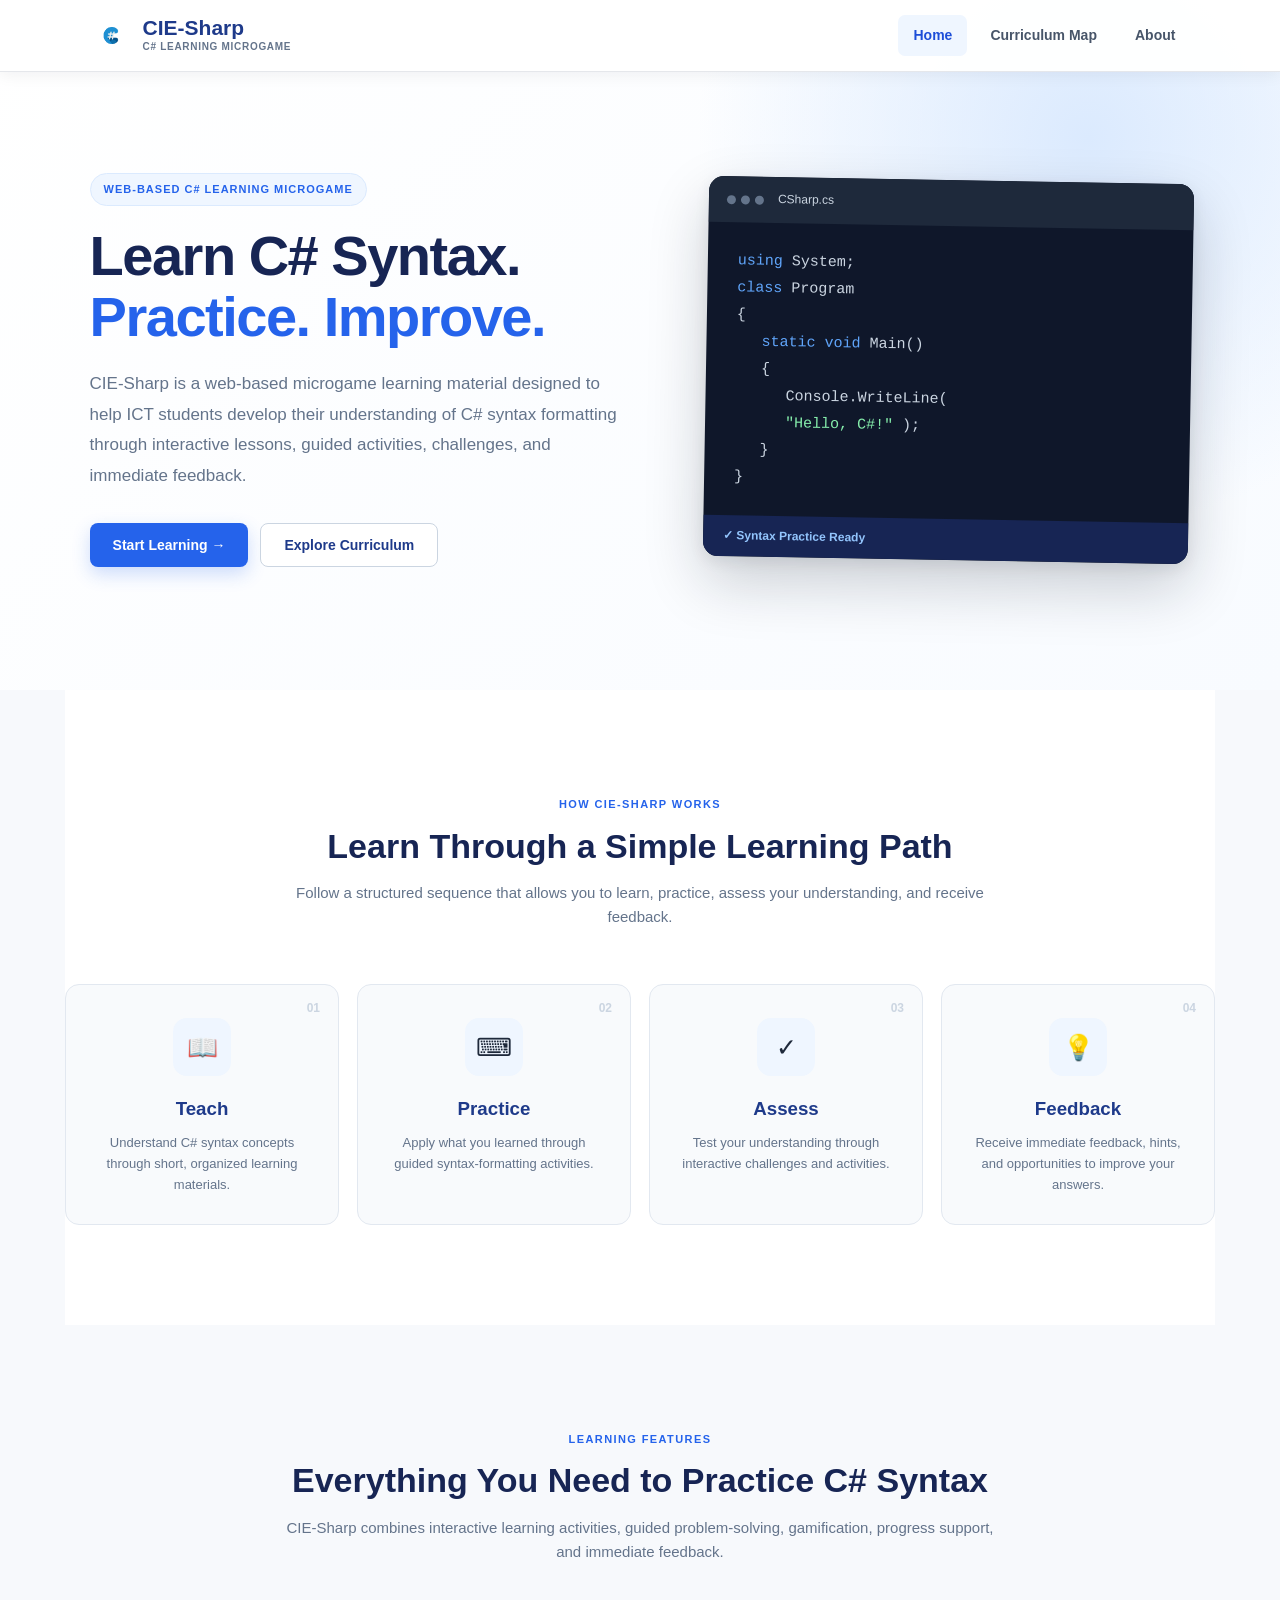
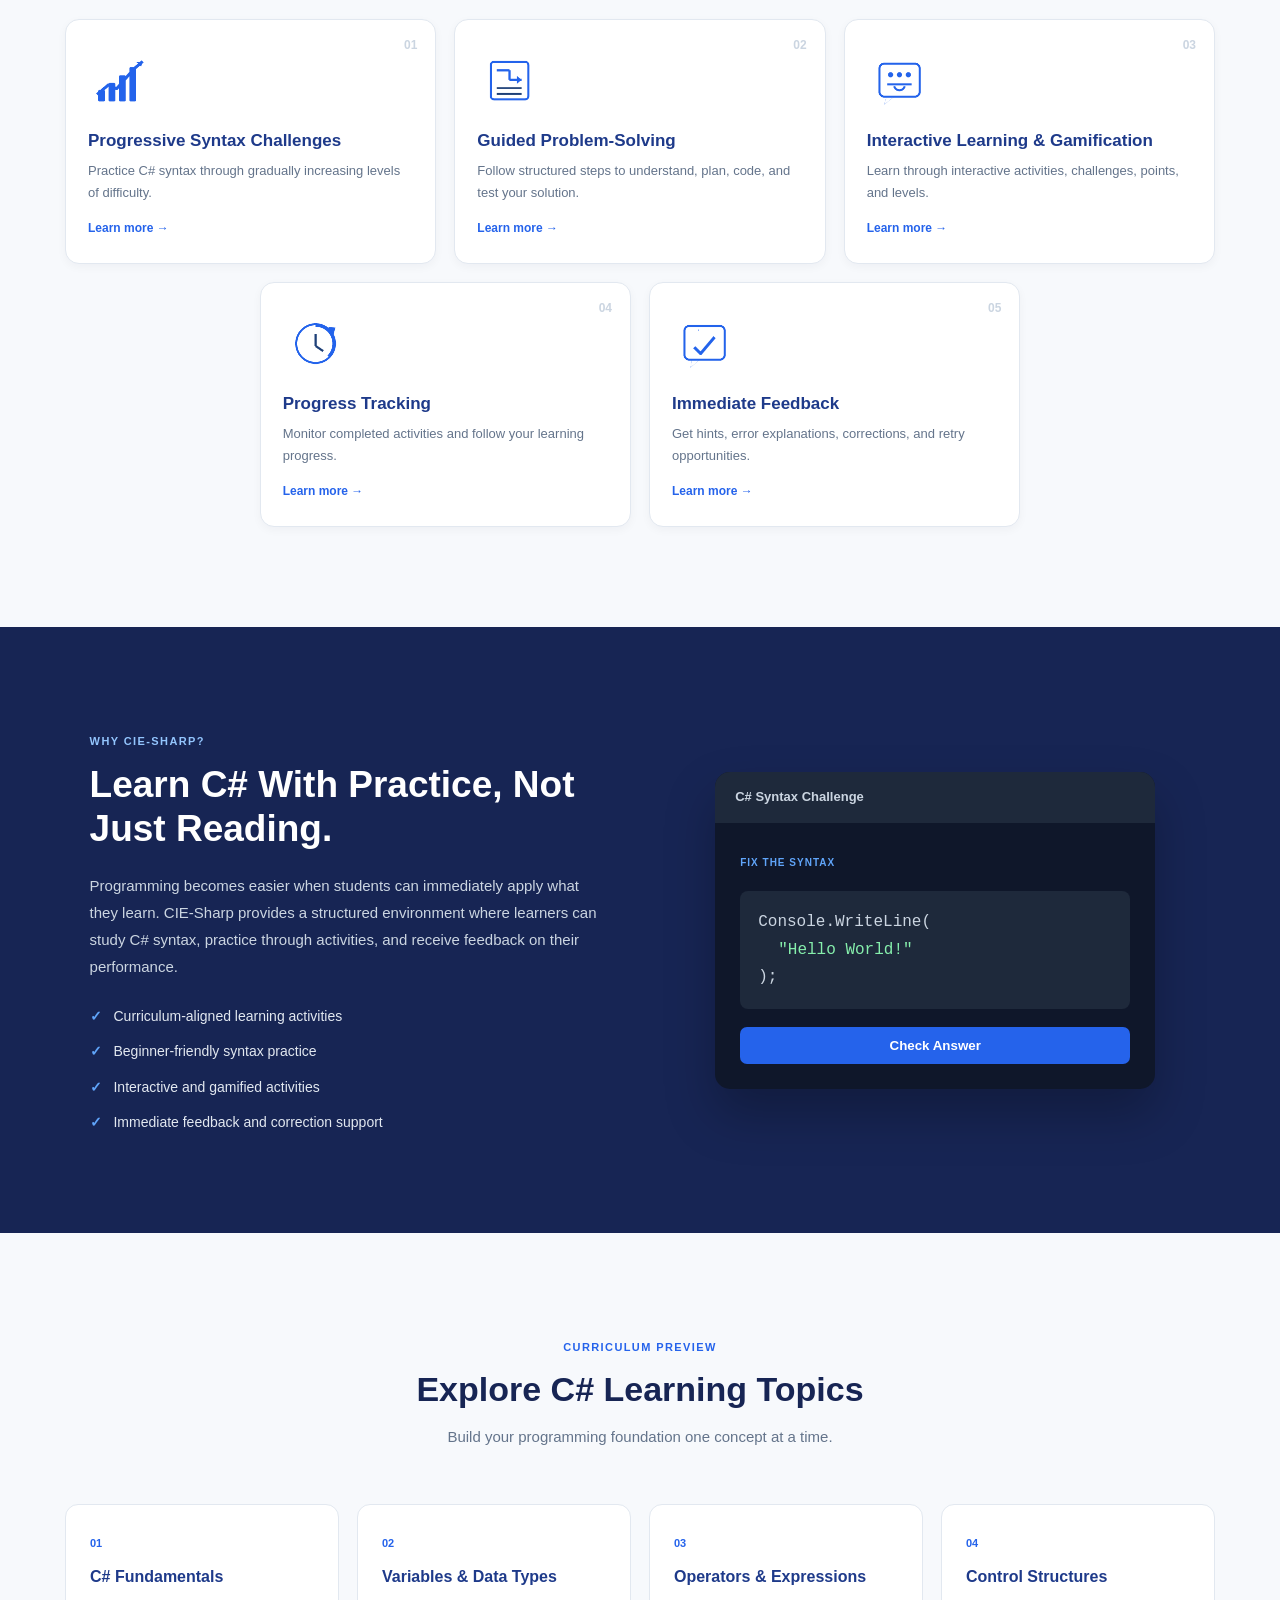
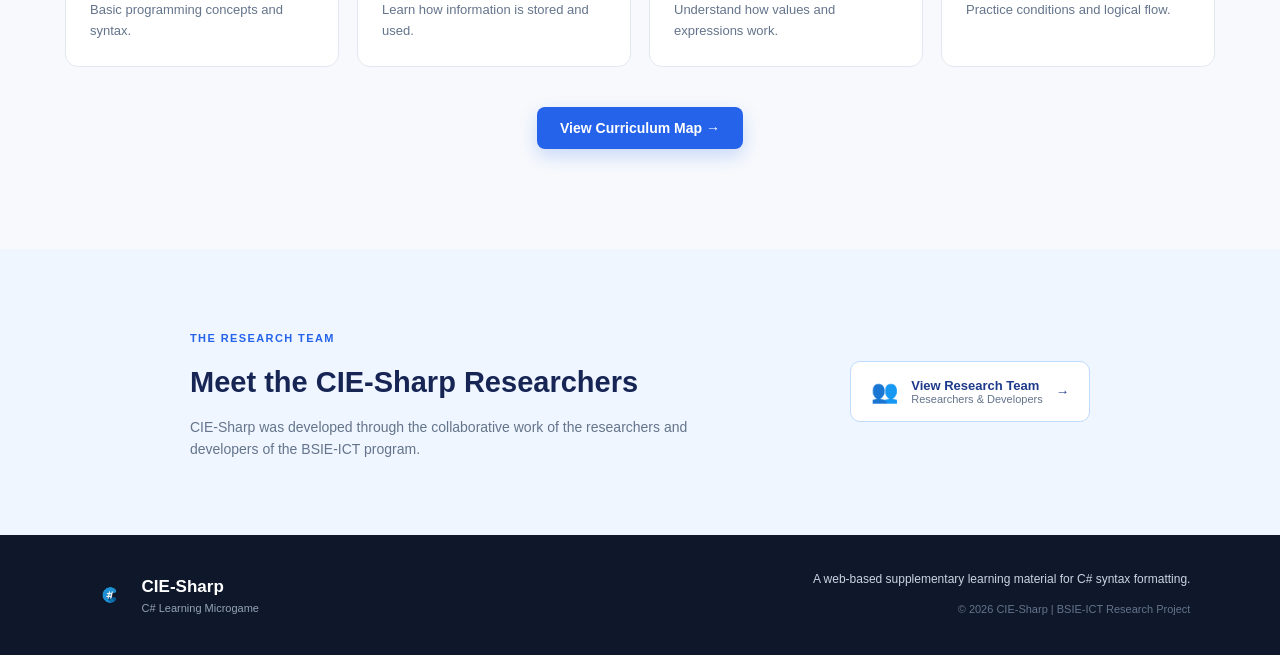
<file: index.html>
<!DOCTYPE html>
<html lang="en">
<head>

    <meta charset="UTF-8">
    <meta name="viewport" content="width=device-width, initial-scale=1.0">

    <title>CIE-Sharp | C# Learning Microgame</title>

    <link rel="stylesheet" href="css/style.css">

</head>

<body>

<!-- =========================
     HEADER
========================= -->

<header>

    <div class="logo">
        <img src="images/cie-sharp-logo.png" alt="CIE-Sharp Logo">

        <div class="logo-text">
            <h2>CIE-Sharp</h2>
            <span>C# Learning Microgame</span>
        </div>
    </div>

    <nav>
        <a href="index.html" class="active">Home</a>
        <a href="curriculum.html">Curriculum Map</a>
        <a href="about.html">About</a>
    </nav>

</header>


<!-- =========================
     HERO
========================= -->

<section class="hero">

    <div class="hero-content">

        <div class="hero-text">

            <span class="hero-label">
                WEB-BASED C# LEARNING MICROGAME
            </span>

            <h1>
                Learn C# Syntax.
                <span>Practice. Improve.</span>
            </h1>

            <p>
                CIE-Sharp is a web-based microgame learning material
                designed to help ICT students develop their understanding
                of C# syntax formatting through interactive lessons,
                guided activities, challenges, and immediate feedback.
            </p>

            <div class="hero-buttons">

                <button
                    onclick="location.href='Main Menu/lesson.html'"
                    class="btn primary-btn">
                    Start Learning →
                </button>

                <button
                    onclick="location.href='curriculum.html'"
                    class="btn secondary-btn">
                    Explore Curriculum
                </button>

            </div>

        </div>


        <!-- HERO CODE CARD -->

        <div class="hero-code">

            <div class="code-header">

                <div class="code-dots">
                    <span></span>
                    <span></span>
                    <span></span>
                </div>

                <span>CSharp.cs</span>

            </div>

            <div class="code-content">

                <p>
                    <span class="code-keyword">using</span>
                    System;
                </p>

                <p></p>

                <p>
                    <span class="code-keyword">class</span>
                    Program
                </p>

                <p>{</p>

                <p class="indent">
                    <span class="code-keyword">static void</span>
                    Main()
                </p>

                <p class="indent">{</p>

                <p class="indent-2">
                    Console.WriteLine(
                </p>

                <p class="indent-2">
                    <span class="code-string">
                        "Hello, C#!"
                    </span>);
                </p>

                <p class="indent">}</p>

                <p>}</p>

            </div>

            <div class="code-status">
                ✓ Syntax Practice Ready
            </div>

        </div>

    </div>

</section>


<!-- =========================
     LEARNING PATH
========================= -->

<section class="section learning-path">

    <div class="section-heading">

        <span class="section-label">
            HOW CIE-SHARP WORKS
        </span>

        <h2>
            Learn Through a Simple Learning Path
        </h2>

        <p>
            Follow a structured sequence that allows you to learn,
            practice, assess your understanding, and receive feedback.
        </p>

    </div>


    <div class="path-container">

        <!-- STEP 1 -->

        <div class="path-card">

            <div class="path-number">01</div>

            <div class="path-icon">📖</div>

            <h3>Teach</h3>

            <p>
                Understand C# syntax concepts through short,
                organized learning materials.
            </p>

        </div>


        <!-- STEP 2 -->

        <div class="path-card">

            <div class="path-number">02</div>

            <div class="path-icon">⌨</div>

            <h3>Practice</h3>

            <p>
                Apply what you learned through guided
                syntax-formatting activities.
            </p>

        </div>


        <!-- STEP 3 -->

        <div class="path-card">

            <div class="path-number">03</div>

            <div class="path-icon">✓</div>

            <h3>Assess</h3>

            <p>
                Test your understanding through interactive
                challenges and activities.
            </p>

        </div>


        <!-- STEP 4 -->

        <div class="path-card">

            <div class="path-number">04</div>

            <div class="path-icon">💡</div>

            <h3>Feedback</h3>

            <p>
                Receive immediate feedback, hints, and
                opportunities to improve your answers.
            </p>

        </div>

    </div>

</section>


<!-- =========================
     FEATURES
========================= -->

<section class="section features-section">

    <div class="section-heading">

        <span class="section-label">
            LEARNING FEATURES
        </span>

        <h2>
            Everything You Need to Practice C# Syntax
        </h2>

        <p>
            CIE-Sharp combines interactive learning activities,
            guided problem-solving, gamification, progress support,
            and immediate feedback.
        </p>

    </div>


    <div class="features-grid">


        <!-- FEATURE 1 -->

        <button
            class="feature-card"
            onclick="showInfo('progressive')">

            <img
                src="images/01_progressive_syntax(1).png"
                alt="Progressive Syntax Challenges"
                class="feature-icon">

            <div class="feature-number">01</div>

            <h3>
                Progressive Syntax Challenges
            </h3>

            <p>
                Practice C# syntax through gradually increasing
                levels of difficulty.
            </p>

            <span class="feature-link">
                Learn more →
            </span>

        </button>


        <!-- FEATURE 2 -->

        <button
            class="feature-card"
            onclick="showInfo('guided')">

            <img
                src="images/02_guided_problem_solving.png"
                alt="Guided Problem-Solving"
                class="feature-icon">

            <div class="feature-number">02</div>

            <h3>
                Guided Problem-Solving
            </h3>

            <p>
                Follow structured steps to understand,
                plan, code, and test your solution.
            </p>

            <span class="feature-link">
                Learn more →
            </span>

        </button>


        <!-- FEATURE 3 -->

        <button
            class="feature-card"
            onclick="showInfo('gamification')">

            <img
                src="images/03_interactive_learning_gamification.png"
                alt="Interactive Learning and Gamification"
                class="feature-icon">

            <div class="feature-number">03</div>

            <h3>
                Interactive Learning & Gamification
            </h3>

            <p>
                Learn through interactive activities,
                challenges, points, and levels.
            </p>

            <span class="feature-link">
                Learn more →
            </span>

        </button>


        <!-- FEATURE 4 -->

        <button
            class="feature-card"
            onclick="showInfo('progress')">

            <img
                src="images/04_progress_tracking_self_learning.png"
                alt="Progress Tracking"
                class="feature-icon">

            <div class="feature-number">04</div>

            <h3>
                Progress Tracking
            </h3>

            <p>
                Monitor completed activities and
                follow your learning progress.
            </p>

            <span class="feature-link">
                Learn more →
            </span>

        </button>


        <!-- FEATURE 5 -->

        <button
            class="feature-card"
            onclick="showInfo('feedback')">

            <img
                src="images/05_feedback_error_support.png"
                alt="Immediate Feedback"
                class="feature-icon">

            <div class="feature-number">05</div>

            <h3>
                Immediate Feedback
            </h3>

            <p>
                Get hints, error explanations,
                corrections, and retry opportunities.
            </p>

            <span class="feature-link">
                Learn more →
            </span>

        </button>

    </div>

</section>


<!-- =========================
     WHY CIE-SHARP
========================= -->

<section class="why-section">

    <div class="why-container">

        <div class="why-text">

            <span class="section-label">
                WHY CIE-SHARP?
            </span>

            <h2>
                Learn C# With Practice,
                Not Just Reading.
            </h2>

            <p>
                Programming becomes easier when students can
                immediately apply what they learn. CIE-Sharp
                provides a structured environment where learners
                can study C# syntax, practice through activities,
                and receive feedback on their performance.
            </p>

            <div class="check-list">

                <div>
                    <span>✓</span>
                    Curriculum-aligned learning activities
                </div>

                <div>
                    <span>✓</span>
                    Beginner-friendly syntax practice
                </div>

                <div>
                    <span>✓</span>
                    Interactive and gamified activities
                </div>

                <div>
                    <span>✓</span>
                    Immediate feedback and correction support
                </div>

            </div>

        </div>


        <div class="why-card">

            <div class="mini-window">

                <div class="mini-header">
                    C# Syntax Challenge
                </div>

                <div class="mini-body">

                    <span class="mini-label">
                        FIX THE SYNTAX
                    </span>

                    <div class="mini-code">
                        Console.WriteLine<span>(</span><br>
                        <span class="mini-indent">
                            "Hello World!"
                        </span><br>
                        <span>);</span>
                    </div>

                    <button>
                        Check Answer
                    </button>

                </div>

            </div>

        </div>

    </div>

</section>


<!-- =========================
     LEARNING TOPICS
========================= -->

<section class="section topics-section">

    <div class="section-heading">

        <span class="section-label">
            CURRICULUM PREVIEW
        </span>

        <h2>
            Explore C# Learning Topics
        </h2>

        <p>
            Build your programming foundation one concept at a time.
        </p>

    </div>


    <div class="topics-grid">

        <div class="topic-card">
            <span>01</span>
            <h3>C# Fundamentals</h3>
            <p>
                Basic programming concepts and syntax.
            </p>
        </div>

        <div class="topic-card">
            <span>02</span>
            <h3>Variables & Data Types</h3>
            <p>
                Learn how information is stored and used.
            </p>
        </div>

        <div class="topic-card">
            <span>03</span>
            <h3>Operators & Expressions</h3>
            <p>
                Understand how values and expressions work.
            </p>
        </div>

        <div class="topic-card">
            <span>04</span>
            <h3>Control Structures</h3>
            <p>
                Practice conditions and logical flow.
            </p>
        </div>

    </div>


    <button
        onclick="location.href='curriculum.html'"
        class="btn primary-btn topic-button">

        View Curriculum Map →

    </button>

</section>


<!-- =========================
     FEATURE INFORMATION BOX
========================= -->

<div id="featureBox" class="info-box">

    <div class="info-content">

        <button
            class="close-btn"
            onclick="closeInfo()">
            ×
        </button>

        <h2 id="infoTitle"></h2>

        <p id="infoText"></p>

    </div>

</div>


<!-- =========================
     RESEARCHERS
========================= -->

<section class="researcher-section">

    <div class="researcher-wrapper">

        <div class="researcher-heading">

            <span class="section-label">
                THE RESEARCH TEAM
            </span>

            <h2>
                Meet the CIE-Sharp Researchers
            </h2>

            <p>
                CIE-Sharp was developed through the collaborative
                work of the researchers and developers of the
                BSIE-ICT program.
            </p>

        </div>


        <button
            class="researcher-button"
            onclick="showResearchers()">

            <span class="researcher-button-icon">
                👥
            </span>

            <span>
                <strong>View Research Team</strong>
                <small>
                    Researchers & Developers
                </small>
            </span>

            <span>→</span>

        </button>

    </div>

</section>


<!-- =========================
     RESEARCHER MODAL
========================= -->

<div id="researcherBox" class="info-box">

    <div class="researcher-content">

        <button
            class="close-btn"
            onclick="closeResearchers()">
            ×
        </button>


        <h2 class="researcher-title">
            Meet the CIE-Sharp Research Team
        </h2>


        <div class="researcher-profile">

            <div class="researcher-image">

                <img
                    id="researcherImage"
                    src="images/marciales.jpg"
                    alt="Researcher">

            </div>


            <div class="researcher-info">

                <h2 id="researcherName">
                    Marciales, Raynan A.
                </h2>

                <h3 id="researcherRole">
                    Main Developer
                </h3>

                <p id="researcherDescription">
                    Responsible for the development and implementation
                    of the CIE-Sharp web-based microgame learning material.
                </p>

            </div>

        </div>


        <div class="researcher-navigation">

            <button
                id="prevResearcher"
                onclick="previousResearcher()"
                disabled>

                ← Previous

            </button>


            <span id="researcherNumberBottom">
                1 / 5
            </span>


            <button
                id="nextResearcher"
                onclick="nextResearcher()">

                Next →

            </button>

        </div>


        <div class="researcher-school">

            <p>
                BSIE-ICT | College of Industrial Education<br>
                Technological University of the Philippines – Manila
            </p>

        </div>


        <div
            id="researchTeamSummary"
            class="research-team-summary">

            <h2>
                CIE-Sharp Research Team
            </h2>

            <p>
                The CIE-Sharp research team consists of the
                researchers and developers who contributed to the
                development of the web-based microgame learning
                material for ICT students.
            </p>


            <div class="researcher-list">

                <p>Domingo, Noe D.</p>

                <p>Gidayawan, Joses D.</p>

                <p>
                    Inquig, Precious Gold B. –
                    Research Leader
                </p>

                <p>
                    Marciales, Raynan A. –
                    Main Developer
                </p>

                <p>Sorinio, Bea A.</p>

            </div>


            <button
                class="exit-researcher-btn"
                onclick="closeResearchers()">

                Close

            </button>

        </div>

    </div>

</div>


<!-- =========================
     FOOTER
========================= -->

<footer>

    <div class="footer-content">

        <div class="footer-brand">

            <img
                src="images/cie-sharp-logo.png"
                alt="CIE-Sharp Logo">

            <div>
                <strong>CIE-Sharp</strong>

                <p>
                    C# Learning Microgame
                </p>
            </div>

        </div>


        <div class="footer-text">

            <p>
                A web-based supplementary learning material
                for C# syntax formatting.
            </p>

            <span>
                © 2026 CIE-Sharp | BSIE-ICT Research Project
            </span>

        </div>

    </div>

</footer>


<script src="js/script.js"></script>

</body>


</html>
</file>
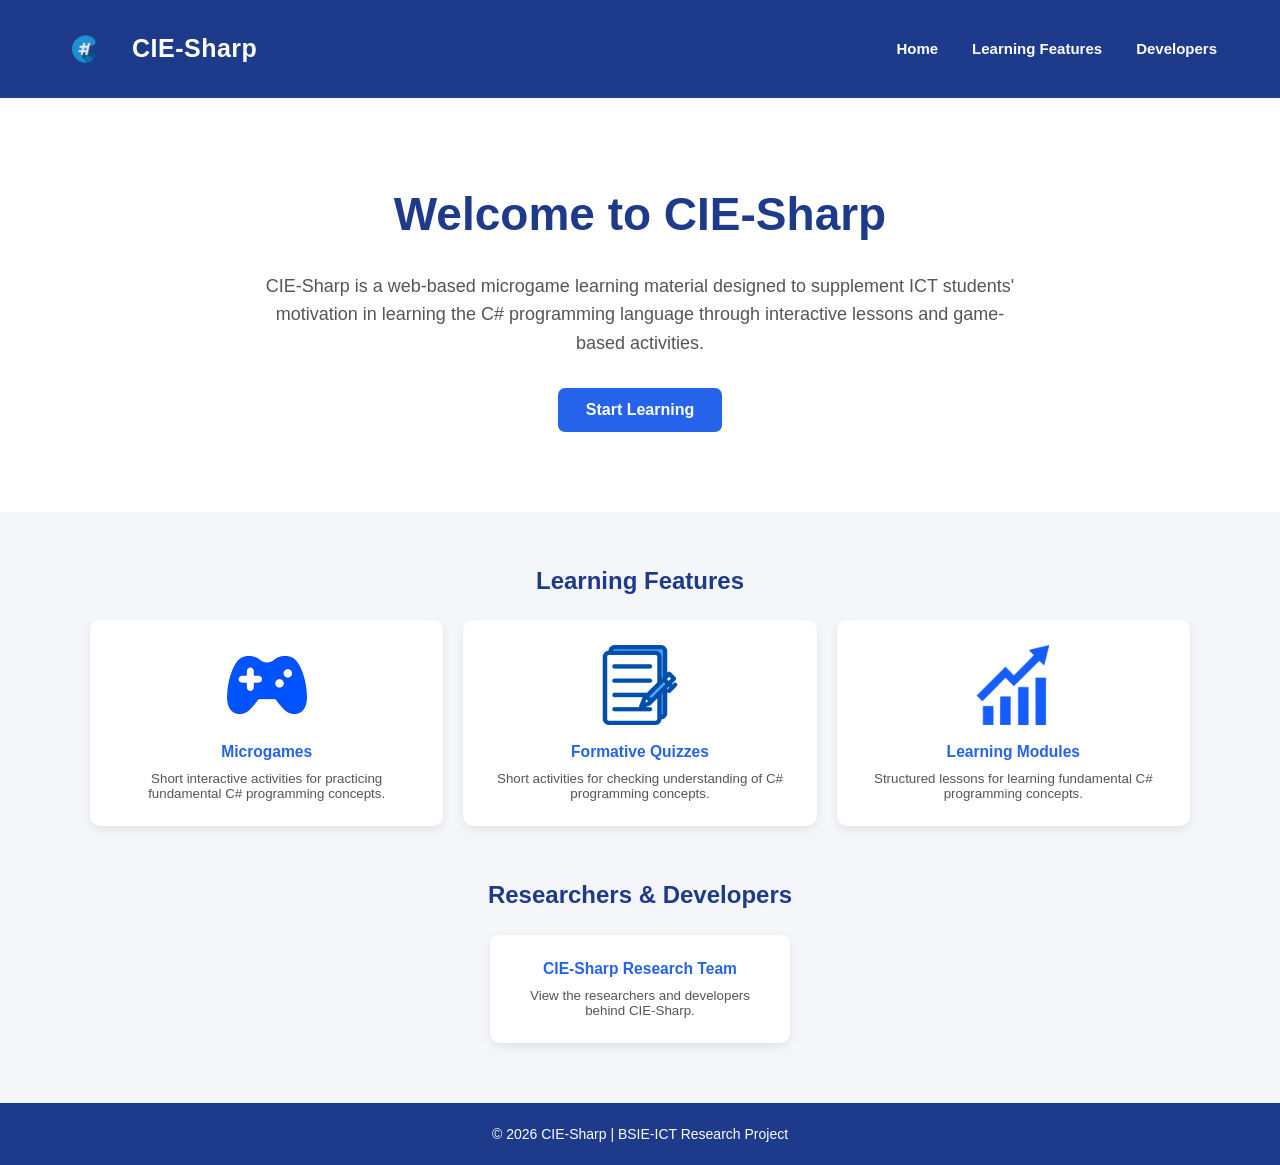
<file: MAIN PAGE/index.html>
<!DOCTYPE html>
<html lang="en">

<head>

    <meta charset="UTF-8">
    <meta name="viewport" content="width=device-width, initial-scale=1.0">

    <title>CIE-Sharp</title>

    <link rel="stylesheet" href="style.css">

</head>

<body>


<!-- HEADER -->

<header>

    <div class="logo">
        <img src="images/cie-sharp-logo.png" alt="CIE-Sharp Logo">
        <h2>CIE-Sharp</h2>
    </div>


    <nav>
        <a href="index.html">Home</a>
        <a href="#features">Learning Features</a>
        <a href="#developers">Developers</a>
    </nav>

</header>



<!-- HERO -->

<section class="hero">

    <h1>Welcome to CIE-Sharp</h1>

    <p>

        CIE-Sharp is a web-based microgame learning material designed
        to supplement ICT students' motivation in learning the C#
        programming language through interactive lessons and
        game-based activities.

    </p>


    <button onclick="location.href='/lesson.html'" class="btn">

        Start Learning

    </button>

</section>



<!-- LEARNING FEATURES -->

<section class="section" id="features">

    <h2>Learning Features</h2>


    <div class="features">


        <!-- MICROGAMES -->

        <button class="feature-card" onclick="showInfo('microgame')">

            <img src="images/Controller_Image.jpg"
                 alt="Microgames Icon"
                 class="feature-icon">

            <h3>Microgames</h3>

            <p>

                Short interactive activities for practicing
                fundamental C# programming concepts.

            </p>

        </button>



        <!-- QUIZZES -->

        <button class="feature-card" onclick="showInfo('quiz')">

            <img src="images/QUIZ_IMAGE.png"
                 alt="Quiz Icon"
                 class="feature-icon">

            <h3>Formative Quizzes</h3>

            <p>

                Short activities for checking understanding
                of C# programming concepts.

            </p>

        </button>



        <!-- LEARNING MODULES -->

        <button class="feature-card" onclick="showInfo('modules')">

            <img src="images/PROGRESS_IMAGE.png"
                 alt="Learning Modules Icon"
                 class="feature-icon">

            <h3>Learning Modules</h3>

            <p>

                Structured lessons for learning fundamental
                C# programming concepts.
                
            </p>

        </button>


    </div>

</section>



<!-- FEATURE INFORMATION BOX -->

<div id="featureBox" class="info-box">

    <div class="info-content">

        <button class="close-btn" onclick="closeInfo()">

            ×

        </button>


        <h2 id="infoTitle"></h2>

        <p id="infoText"></p>


    </div>

</div>



<!-- RESEARCHERS -->

<section class="section" id="developers">

    <h2>Researchers & Developers</h2>


    <button
        class="feature-card developer-button"
        onclick="showResearchers()"
    >

        <h3>CIE-Sharp Research Team</h3>

        <p>

            View the researchers and developers
            behind CIE-Sharp.

        </p>

    </button>

</section>



<!-- RESEARCHER INFORMATION BOX -->

<div id="researcherBox" class="info-box">

    <div class="researcher-content">

        <button class="close-btn" onclick="closeResearchers()">
            ×
        </button>

        <!-- TITLE -->

        <h2 class="researcher-title">
            Meet the CIE-Sharp Researcher Team
        </h2>


        <!-- RESEARCHER PROFILE -->

        <div class="researcher-profile">

            <div class="researcher-image">

                <img id="researcherImage"
                     src="images/marciales.jpg"
                     alt="Researcher">

            </div>


            <div class="researcher-info">

                <h2 id="researcherName">
                    Marciales, Raynan A.
                </h2>

                <h3 id="researcherRole">
                    Main Developer
                </h3>

                <p id="researcherDescription">

                    Responsible for the development and implementation
                    of the CIE-Sharp web-based microgame learning material.

                </p>

            </div>

        </div>


        <!-- NAVIGATION -->

        <div class="researcher-navigation">

            <button id="prevResearcher"
                    onclick="previousResearcher()"
                    disabled>

                ← Previous

            </button>


           <!-- COUNTER -->

            <span id="researcherNumberBottom">
            1 / 5
             </span>


            <button id="nextResearcher"
                    onclick="nextResearcher()">

                Next →

            </button>

        </div>


        <!-- SCHOOL INFORMATION -->

        <div class="researcher-school">

            <p>
                BSIE-ICT | College of Industrial Education<br>
                Technological University of the Philippines – Manila
            </p>

        </div>


        <!-- FINAL TEAM SUMMARY -->

        <div id="researchTeamSummary" class="research-team-summary">

            <h2>CIE-Sharp Research Team</h2>

            <p>

                The CIE-Sharp research team consists of the
                researchers and developers who contributed to the
                development of the web-based microgame learning
                material for ICT students.

            </p>

            <div class="researcher-list">

                <p>Domingo, Noe D.</p>
                <p>Gidayawan, Joses D.</p>
                <p>Inquig, Precious Gold B. – Research Leader</p>
                <p>Marciales, Raynan A. – Main Developer</p>
                <p>Sorinio, Bea A.</p>

            </div>

            <button class="exit-researcher-btn"
                    onclick="closeResearchers()">

                Close

            </button>

        </div>

    </div>

</div>


<!-- FOOTER -->

<footer>
    <p>
        © 2026 CIE-Sharp | BSIE-ICT Research Project
    </p>
</footer>

<script src="script.js"></script>

</body>

</html>
</file>
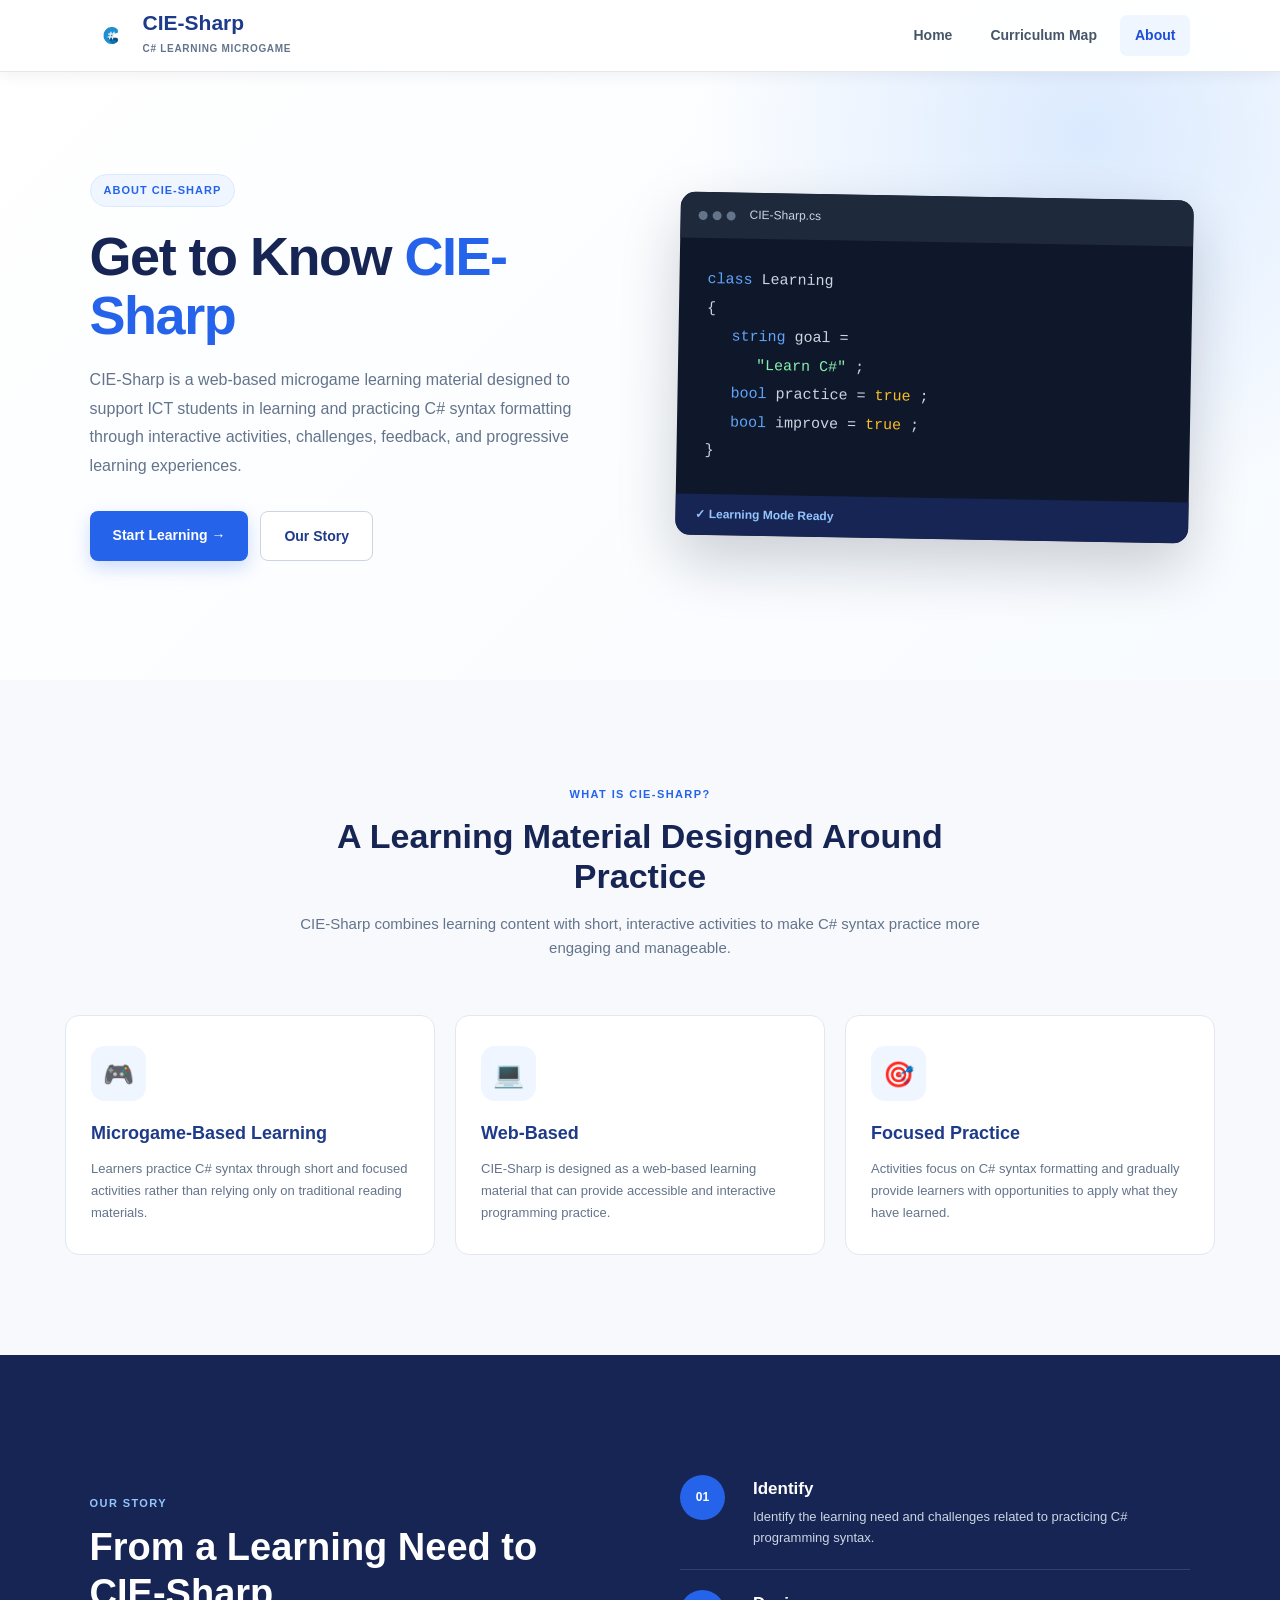
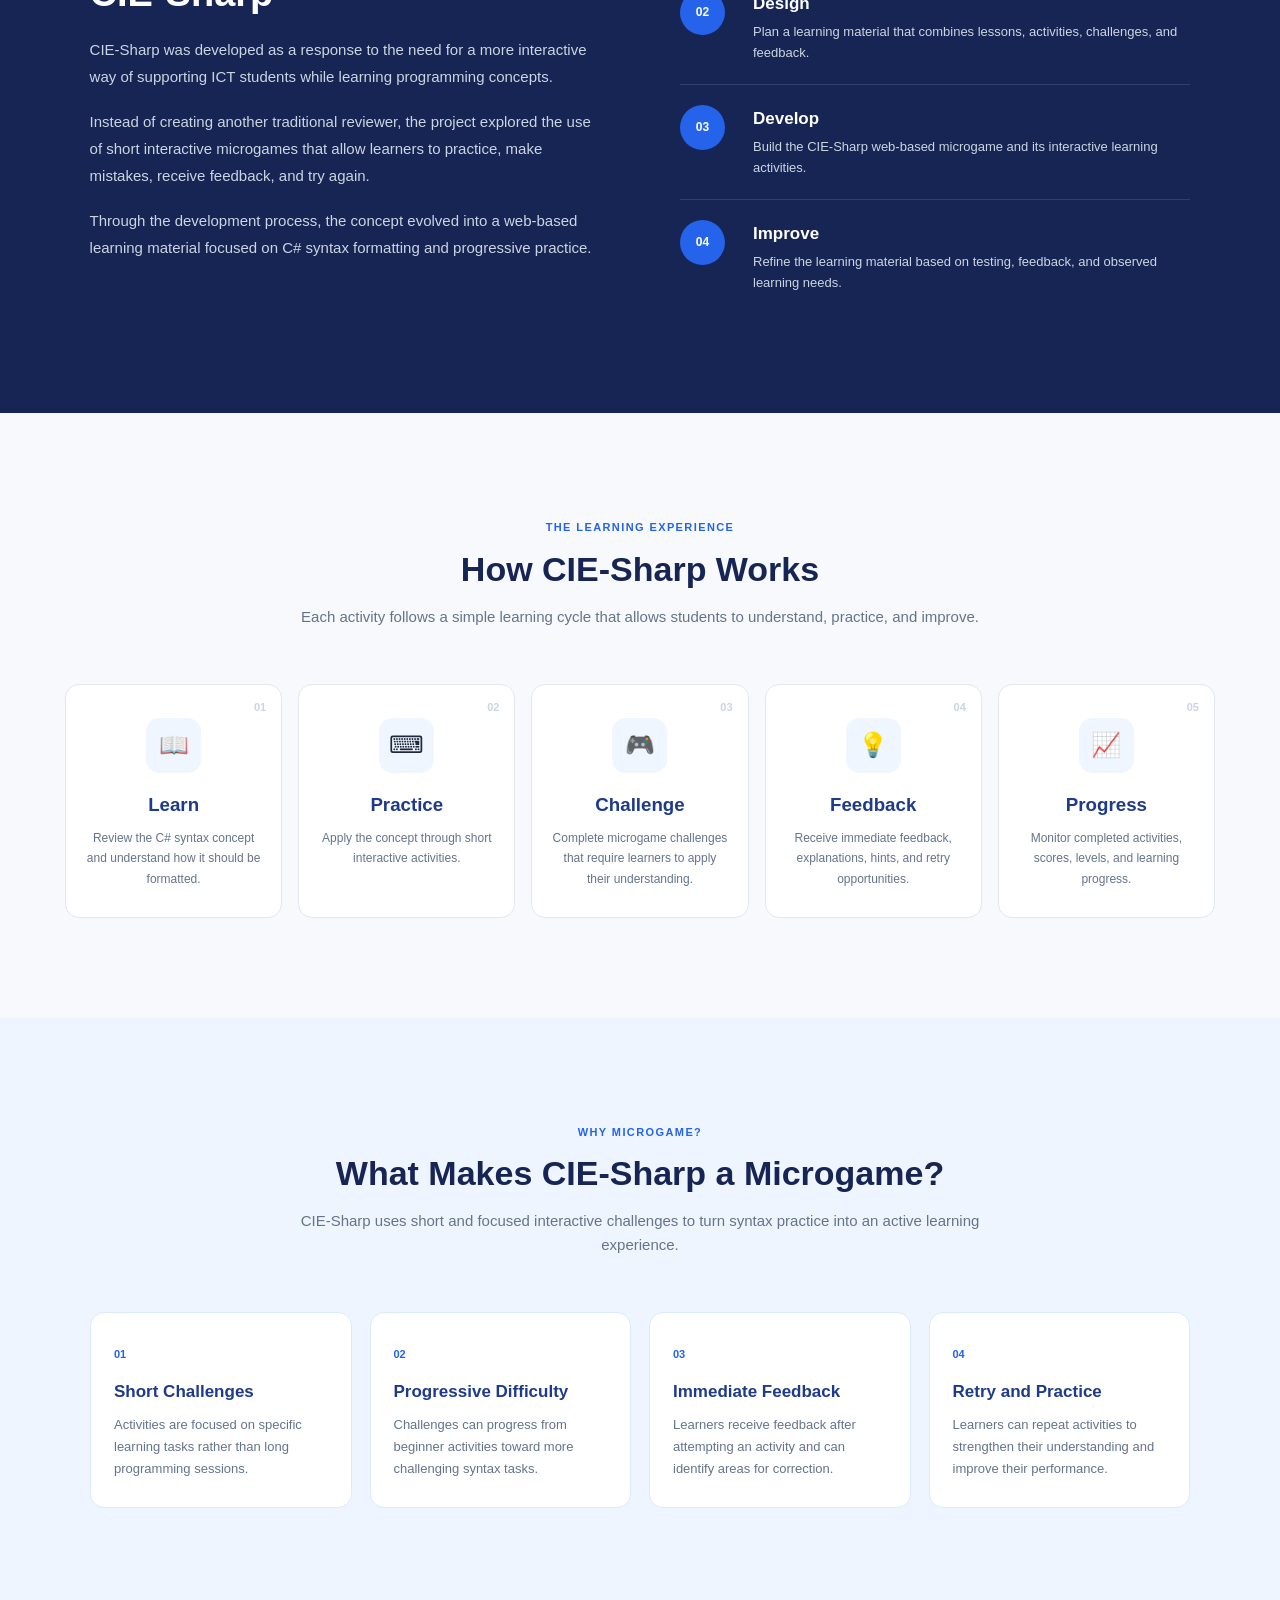
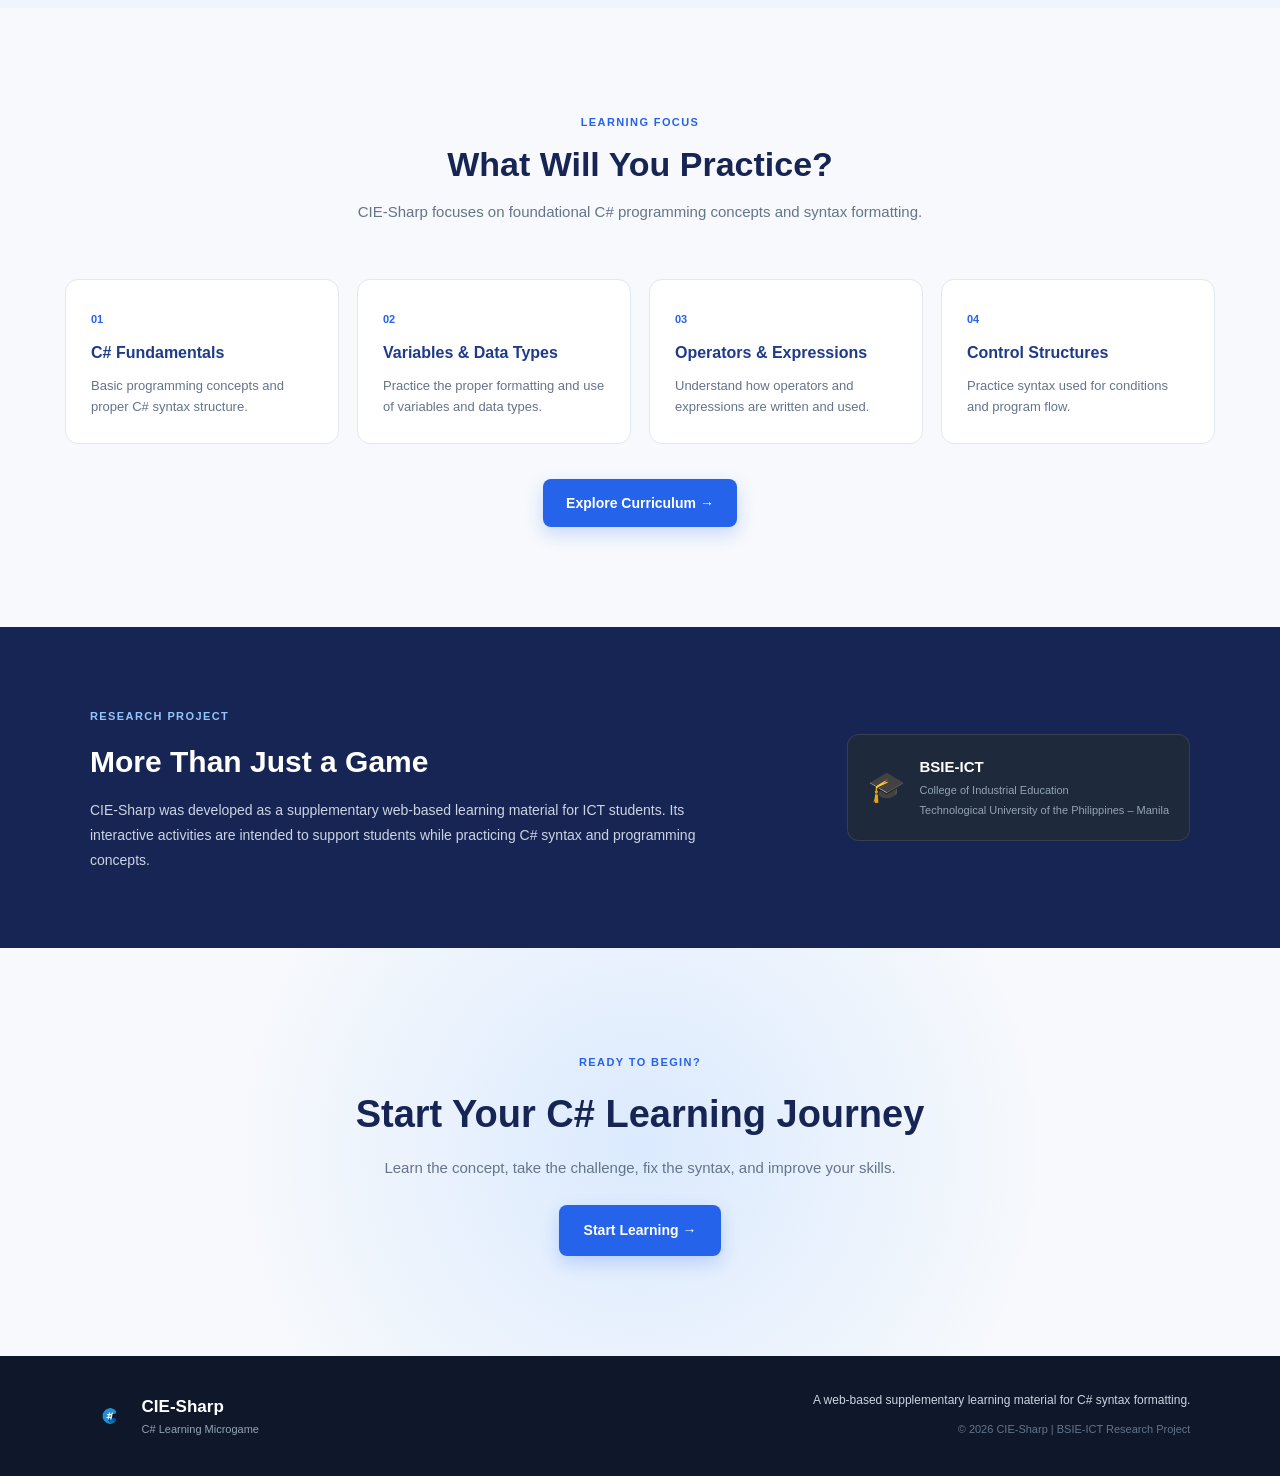
<file: about.html>
<!DOCTYPE html>
<html lang="en">

<head>

    <meta charset="UTF-8">
    <meta name="viewport" content="width=device-width, initial-scale=1.0">

    <title>About CIE-Sharp | C# Learning Microgame</title>

    <link rel="stylesheet" href="css/about.css">

</head>

<body>


<!-- =========================
     HEADER
========================= -->

<header class="about-header">

    <div class="about-brand">

        <img
            src="images/cie-sharp-logo.png"
            alt="CIE-Sharp Logo"
        >

        <div>

            <h2>CIE-Sharp</h2>

            <span>
                C# Learning Microgame
            </span>

        </div>

    </div>


    <nav>

        <a href="index.html">
            Home
        </a>

        <a href="curriculum.html">
            Curriculum Map
        </a>

        <a href="about.html" class="active">
            About
        </a>

    </nav>

</header>



<!-- =========================
     HERO
========================= -->

<section class="about-hero">

    <div class="about-hero-content">


        <div class="about-hero-text">

            <span class="hero-label">
                ABOUT CIE-SHARP
            </span>

            <h1>
                Get to Know
                <span>CIE-Sharp</span>
            </h1>

            <p>
                CIE-Sharp is a web-based microgame learning material
                designed to support ICT students in learning and
                practicing C# syntax formatting through interactive
                activities, challenges, feedback, and progressive
                learning experiences.
            </p>

            <div class="hero-actions">

                <a
                    href="lesson.html"
                    class="about-btn primary">
                    Start Learning →
                </a>

                <a
                    href="#our-story"
                    class="about-btn secondary">
                    Our Story
                </a>

            </div>

        </div>


        <!-- CODE VISUAL -->

        <div class="about-code-window">

            <div class="code-top">

                <div class="code-dots">

                    <span></span>
                    <span></span>
                    <span></span>

                </div>

                <span>
                    CIE-Sharp.cs
                </span>

            </div>


            <div class="code-body">

                <p>
                    <span class="keyword">
                        class
                    </span>
                    Learning
                </p>

                <p>{</p>

                <p class="indent">

                    <span class="keyword">
                        string
                    </span>

                    goal =

                </p>

                <p class="indent-2">

                    <span class="string">
                        "Learn C#"
                    </span>;

                </p>

                <p class="indent">

                    <span class="keyword">
                        bool
                    </span>

                    practice =

                    <span class="value">
                        true
                    </span>;

                </p>

                <p class="indent">

                    <span class="keyword">
                        bool
                    </span>

                    improve =

                    <span class="value">
                        true
                    </span>;

                </p>

                <p>}</p>

            </div>


            <div class="code-status">

                ✓ Learning Mode Ready

            </div>

        </div>

    </div>

</section>



<!-- =========================
     WHAT IS CIE-SHARP
========================= -->

<section class="about-section">

    <div class="section-heading">

        <span class="section-label">
            WHAT IS CIE-SHARP?
        </span>

        <h2>
            A Learning Material Designed Around Practice
        </h2>

        <p>
            CIE-Sharp combines learning content with short,
            interactive activities to make C# syntax practice
            more engaging and manageable.
        </p>

    </div>


    <div class="about-intro-grid">


        <div class="intro-card">

            <div class="intro-icon">
                🎮
            </div>

            <h3>
                Microgame-Based Learning
            </h3>

            <p>
                Learners practice C# syntax through short
                and focused activities rather than relying
                only on traditional reading materials.
            </p>

        </div>


        <div class="intro-card">

            <div class="intro-icon">
                💻
            </div>

            <h3>
                Web-Based
            </h3>

            <p>
                CIE-Sharp is designed as a web-based learning
                material that can provide accessible and
                interactive programming practice.
            </p>

        </div>


        <div class="intro-card">

            <div class="intro-icon">
                🎯
            </div>

            <h3>
                Focused Practice
            </h3>

            <p>
                Activities focus on C# syntax formatting and
                gradually provide learners with opportunities
                to apply what they have learned.
            </p>

        </div>

    </div>

</section>



<!-- =========================
     OUR STORY
========================= -->

<section
    class="story-section"
    id="our-story"
>

    <div class="story-container">


        <div class="story-text">

            <span class="section-label">
                OUR STORY
            </span>

            <h2>
                From a Learning Need
                to CIE-Sharp
            </h2>

            <p>
                CIE-Sharp was developed as a response to the need
                for a more interactive way of supporting ICT
                students while learning programming concepts.
            </p>

            <p>
                Instead of creating another traditional reviewer,
                the project explored the use of short interactive
                microgames that allow learners to practice,
                make mistakes, receive feedback, and try again.
            </p>

            <p>
                Through the development process, the concept
                evolved into a web-based learning material focused
                on C# syntax formatting and progressive practice.
            </p>

        </div>


        <div class="story-timeline">


            <div class="timeline-item">

                <div class="timeline-number">
                    01
                </div>

                <div>

                    <h3>
                        Identify
                    </h3>

                    <p>
                        Identify the learning need and challenges
                        related to practicing C# programming syntax.
                    </p>

                </div>

            </div>


            <div class="timeline-item">

                <div class="timeline-number">
                    02
                </div>

                <div>

                    <h3>
                        Design
                    </h3>

                    <p>
                        Plan a learning material that combines
                        lessons, activities, challenges, and
                        feedback.
                    </p>

                </div>

            </div>


            <div class="timeline-item">

                <div class="timeline-number">
                    03
                </div>

                <div>

                    <h3>
                        Develop
                    </h3>

                    <p>
                        Build the CIE-Sharp web-based microgame
                        and its interactive learning activities.
                    </p>

                </div>

            </div>


            <div class="timeline-item">

                <div class="timeline-number">
                    04
                </div>

                <div>

                    <h3>
                        Improve
                    </h3>

                    <p>
                        Refine the learning material based on
                        testing, feedback, and observed learning
                        needs.
                    </p>

                </div>

            </div>

        </div>

    </div>

</section>



<!-- =========================
     HOW IT WORKS
========================= -->

<section class="about-section workflow-section">

    <div class="section-heading">

        <span class="section-label">
            THE LEARNING EXPERIENCE
        </span>

        <h2>
            How CIE-Sharp Works
        </h2>

        <p>
            Each activity follows a simple learning cycle that
            allows students to understand, practice, and improve.
        </p>

    </div>


    <div class="workflow-grid">


        <div class="workflow-card">

            <span class="workflow-number">
                01
            </span>

            <div class="workflow-icon">
                📖
            </div>

            <h3>
                Learn
            </h3>

            <p>
                Review the C# syntax concept and understand
                how it should be formatted.
            </p>

        </div>


        <div class="workflow-card">

            <span class="workflow-number">
                02
            </span>

            <div class="workflow-icon">
                ⌨
            </div>

            <h3>
                Practice
            </h3>

            <p>
                Apply the concept through short interactive
                activities.
            </p>

        </div>


        <div class="workflow-card">

            <span class="workflow-number">
                03
            </span>

            <div class="workflow-icon">
                🎮
            </div>

            <h3>
                Challenge
            </h3>

            <p>
                Complete microgame challenges that require
                learners to apply their understanding.
            </p>

        </div>


        <div class="workflow-card">

            <span class="workflow-number">
                04
            </span>

            <div class="workflow-icon">
                💡
            </div>

            <h3>
                Feedback
            </h3>

            <p>
                Receive immediate feedback, explanations,
                hints, and retry opportunities.
            </p>

        </div>


        <div class="workflow-card">

            <span class="workflow-number">
                05
            </span>

            <div class="workflow-icon">
                📈
            </div>

            <h3>
                Progress
            </h3>

            <p>
                Monitor completed activities, scores,
                levels, and learning progress.
            </p>

        </div>

    </div>

</section>



<!-- =========================
     MICROGAME FEATURES
========================= -->

<section class="microgame-section">

    <div class="section-heading">

        <span class="section-label">
            WHY MICROGAME?
        </span>

        <h2>
            What Makes CIE-Sharp a Microgame?
        </h2>

        <p>
            CIE-Sharp uses short and focused interactive
            challenges to turn syntax practice into an
            active learning experience.
        </p>

    </div>


    <div class="microgame-grid">


        <div class="microgame-card">

            <span>
                01
            </span>

            <h3>
                Short Challenges
            </h3>

            <p>
                Activities are focused on specific learning
                tasks rather than long programming sessions.
            </p>

        </div>


        <div class="microgame-card">

            <span>
                02
            </span>

            <h3>
                Progressive Difficulty
            </h3>

            <p>
                Challenges can progress from beginner activities
                toward more challenging syntax tasks.
            </p>

        </div>


        <div class="microgame-card">

            <span>
                03
            </span>

            <h3>
                Immediate Feedback
            </h3>

            <p>
                Learners receive feedback after attempting
                an activity and can identify areas for correction.
            </p>

        </div>


        <div class="microgame-card">

            <span>
                04
            </span>

            <h3>
                Retry and Practice
            </h3>

            <p>
                Learners can repeat activities to strengthen
                their understanding and improve their performance.
            </p>

        </div>

    </div>

</section>



<!-- =========================
     LEARNING FOCUS
========================= -->

<section class="about-section">

    <div class="section-heading">

        <span class="section-label">
            LEARNING FOCUS
        </span>

        <h2>
            What Will You Practice?
        </h2>

        <p>
            CIE-Sharp focuses on foundational C# programming
            concepts and syntax formatting.
        </p>

    </div>


    <div class="topics-grid">


        <div class="topic-card">

            <span>
                01
            </span>

            <h3>
                C# Fundamentals
            </h3>

            <p>
                Basic programming concepts and proper
                C# syntax structure.
            </p>

        </div>


        <div class="topic-card">

            <span>
                02
            </span>

            <h3>
                Variables & Data Types
            </h3>

            <p>
                Practice the proper formatting and use
                of variables and data types.
            </p>

        </div>


        <div class="topic-card">

            <span>
                03
            </span>

            <h3>
                Operators & Expressions
            </h3>

            <p>
                Understand how operators and expressions
                are written and used.
            </p>

        </div>


        <div class="topic-card">

            <span>
                04
            </span>

            <h3>
                Control Structures
            </h3>

            <p>
                Practice syntax used for conditions
                and program flow.
            </p>

        </div>

    </div>


    <div class="center-button">

        <a
            href="curriculum.html"
            class="about-btn primary">

            Explore Curriculum →

        </a>

    </div>

</section>



<!-- =========================
     RESEARCH PURPOSE
========================= -->

<section class="research-section">

    <div class="research-container">

        <div>

            <span class="section-label">
                RESEARCH PROJECT
            </span>

            <h2>
                More Than Just a Game
            </h2>

            <p>
                CIE-Sharp was developed as a supplementary
                web-based learning material for ICT students.
                Its interactive activities are intended to
                support students while practicing C# syntax
                and programming concepts.
            </p>

        </div>


        <div class="research-box">

            <div class="research-icon">
                🎓
            </div>

            <div>

                <strong>
                    BSIE-ICT
                </strong>

                <span>
                    College of Industrial Education
                </span>

                <span>
                    Technological University of the
                    Philippines – Manila
                </span>

            </div>

        </div>

    </div>

</section>



<!-- =========================
     CALL TO ACTION
========================= -->

<section class="about-cta">

    <span class="section-label">
        READY TO BEGIN?
    </span>

    <h2>
        Start Your C# Learning Journey
    </h2>

    <p>
        Learn the concept, take the challenge,
        fix the syntax, and improve your skills.
    </p>

    <a
        href="Main Menu/lesson.html"
        class="cta-button">

        Start Learning →

    </a>

</section>



<!-- =========================
     FOOTER
========================= -->

<footer>

    <div class="footer-content">

        <div class="footer-brand">

            <img
                src="images/cie-sharp-logo.png"
                alt="CIE-Sharp Logo"
            >

            <div>

                <strong>
                    CIE-Sharp
                </strong>

                <p>
                    C# Learning Microgame
                </p>

            </div>

        </div>


        <div class="footer-text">

            <p>
                A web-based supplementary learning material
                for C# syntax formatting.
            </p>

            <span>
                © 2026 CIE-Sharp | BSIE-ICT Research Project
            </span>

        </div>

    </div>

</footer>


</body>

</html>
</file>
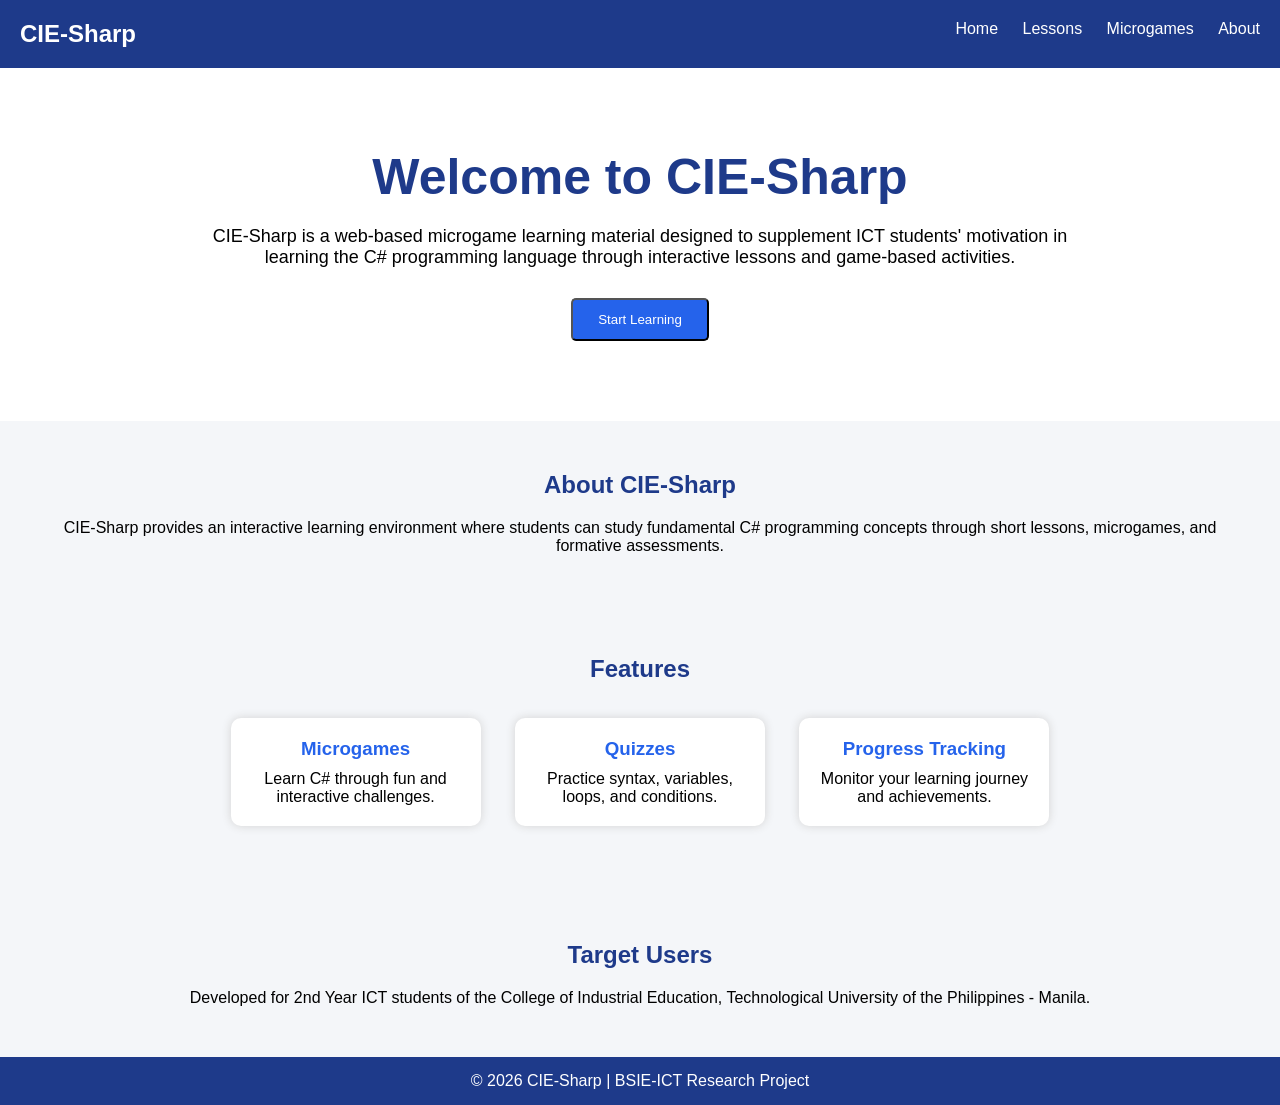
<file: main.html>
<!DOCTYPE html>
<html lang="en">
<head>
    <meta charset="UTF-8">
    <meta name="viewport" content="width=device-width, initial-scale=1.0">
    <title>CIE-Sharp</title>

    <link rel="stylesheet" href="main.css">
</head>
<body>

<header>
    <h2>CIE-Sharp</h2>

    <nav>
        <a href="#">Home</a>
        <a href="#">Lessons</a>
        <a href="#">Microgames</a>
        <a href="#">About</a>
    </nav>
</header>

<section class="hero">

   <h1>Welcome to CIE-Sharp</h1>

    <p>
    CIE-Sharp is a web-based microgame learning material designed to
    supplement ICT students' motivation in learning the C#
    programming language through interactive lessons and
    game-based activities.
    </p>

    <button onclick="location.href='game.html'" class="btn">
    Start Learning
    </button>

</section>

<section class="section">

    <h2>About CIE-Sharp</h2>

    <p>
    CIE-Sharp provides an interactive learning environment where
    students can study fundamental C# programming concepts through
    short lessons, microgames, and formative assessments.
    </p>
    
</section>

<section class="section">

    <h2>Features</h2>

    <div class="card">
        <h3>Microgames</h3>
        <p>Learn C# through fun and interactive challenges.</p>
    </div>

    <div class="card">
        <h3>Quizzes</h3>
        <p>Practice syntax, variables, loops, and conditions.</p>
    </div>

    <div class="card">
        <h3>Progress Tracking</h3>
        <p>Monitor your learning journey and achievements.</p>
    </div>

</section>

<section class="section">

    <h2>Target Users</h2>

    <p>
        Developed for 2nd Year ICT students of the College of
        Industrial Education, Technological University of the
        Philippines - Manila.
    </p>

</section>

<footer>
    <p>© 2026 CIE-Sharp | BSIE-ICT Research Project</p>
</footer>

</body>
</html>
</file>
<file: css/style.css>
/* =========================
   RESET
========================= */

*{
    margin:0;
    padding:0;
    box-sizing:border-box;
}

html{
    scroll-behavior:smooth;
}

body{
    font-family:Arial, Helvetica, sans-serif;
    background:#f7f9fc;
    color:#1e293b;
    line-height:1.6;
}

button{
    font-family:inherit;
}


/* =========================
   HEADER
========================= */

header{
    position:fixed;
    top:0;
    left:0;
    width:100%;
    height:72px;

    background:rgba(255,255,255,.96);

    display:flex;
    align-items:center;
    justify-content:space-between;

    padding:0 7%;

    z-index:999;

    border-bottom:1px solid #e5e7eb;
    box-shadow:0 3px 15px rgba(15,23,42,.06);
}

.logo{
    display:flex;
    align-items:center;
    gap:10px;
}

.logo img{
    width:43px;
    height:43px;
    object-fit:contain;
}

.logo-text{
    display:flex;
    flex-direction:column;
}

.logo-text h2{
    color:#1e3a8a;
    font-size:21px;
    line-height:1.1;
}

.logo-text span{
    color:#64748b;
    font-size:10px;
    font-weight:bold;
    letter-spacing:.7px;
    text-transform:uppercase;
}

nav{
    display:flex;
    align-items:center;
    gap:8px;
}

nav a{
    color:#475569;
    text-decoration:none;

    padding:9px 15px;
    border-radius:7px;

    font-size:14px;
    font-weight:bold;

    transition:.25s;
}

nav a:hover{
    color:#1e3a8a;
    background:#eff6ff;
}

nav a.active{
    color:#1d4ed8;
    background:#eff6ff;
}


/* =========================
   HERO
========================= */

.hero{
    min-height:690px;

    padding:150px 7% 100px;

    background:
        radial-gradient(
            circle at 85% 20%,
            #dbeafe 0,
            transparent 32%
        ),
        linear-gradient(
            135deg,
            #ffffff 0%,
            #f8fbff 100%
        );

    display:flex;
    align-items:center;
}

.hero-content{
    width:100%;
    max-width:1180px;
    margin:auto;

    display:grid;
    grid-template-columns:1.05fr .95fr;
    gap:80px;
    align-items:center;
}

.hero-label{
    display:inline-block;

    color:#2563eb;
    background:#eff6ff;

    border:1px solid #dbeafe;

    padding:7px 13px;
    border-radius:30px;

    font-size:11px;
    font-weight:bold;
    letter-spacing:1px;

    margin-bottom:20px;
}

.hero h1{
    color:#172554;

    font-size:56px;
    line-height:1.08;

    margin-bottom:22px;

    letter-spacing:-1.5px;
}

.hero h1 span{
    color:#2563eb;
}

.hero-text > p{
    max-width:620px;

    color:#64748b;

    font-size:17px;
    line-height:1.8;

    margin-bottom:32px;
}

.hero-buttons{
    display:flex;
    gap:12px;
    flex-wrap:wrap;
}


/* =========================
   BUTTONS
========================= */

.btn{
    border:none;
    padding:13px 23px;

    border-radius:8px;

    font-size:14px;
    font-weight:bold;

    cursor:pointer;

    transition:.25s;
}

.primary-btn{
    background:#2563eb;
    color:white;

    box-shadow:0 7px 18px rgba(37,99,235,.22);
}

.primary-btn:hover{
    background:#1d4ed8;
    transform:translateY(-2px);
}

.secondary-btn{
    background:white;
    color:#1e3a8a;

    border:1px solid #cbd5e1;
}

.secondary-btn:hover{
    border-color:#2563eb;
    background:#eff6ff;
    transform:translateY(-2px);
}


/* =========================
   HERO CODE WINDOW
========================= */

.hero-code{
    background:#0f172a;

    border-radius:15px;

    overflow:hidden;

    box-shadow:
        0 25px 60px rgba(15,23,42,.20),
        0 5px 15px rgba(15,23,42,.08);

    transform:rotate(1deg);

    transition:.3s;
}

.hero-code:hover{
    transform:rotate(0deg) translateY(-5px);
}

.code-header{
    height:46px;

    padding:0 18px;

    background:#1e293b;

    display:flex;
    align-items:center;
    gap:14px;

    color:#cbd5e1;

    font-size:12px;
}

.code-dots{
    display:flex;
    gap:5px;
}

.code-dots span{
    width:9px;
    height:9px;

    border-radius:50%;

    background:#64748b;
}

.code-content{
    padding:25px 30px;

    color:#cbd5e1;

    font-family:Consolas, monospace;
    font-size:15px;

    line-height:1.8;
}

.code-content p{
    margin:0;
}

.code-keyword{
    color:#60a5fa;
}

.code-string{
    color:#86efac;
}

.indent{
    padding-left:25px;
}

.indent-2{
    padding-left:50px;
}

.code-status{
    background:#172554;

    color:#93c5fd;

    padding:11px 20px;

    font-size:12px;
    font-weight:bold;
}


/* =========================
   GENERAL SECTION
========================= */

.section{
    width:90%;
    max-width:1150px;

    margin:0 auto;
    padding:100px 0;
}

.section-heading{
    text-align:center;

    max-width:720px;

    margin:0 auto 55px;
}

.section-label{
    display:inline-block;

    color:#2563eb;

    font-size:11px;
    font-weight:bold;

    letter-spacing:1.4px;

    margin-bottom:12px;
}

.section-heading h2{
    color:#172554;

    font-size:34px;
    line-height:1.2;

    margin-bottom:15px;
}

.section-heading p{
    color:#64748b;
    font-size:15px;
}


/* =========================
   LEARNING PATH
========================= */

.learning-path{
    background:white;
}

.path-container{
    display:grid;

    grid-template-columns:repeat(4,1fr);

    gap:18px;
}

.path-card{
    position:relative;

    background:#f8fafc;

    border:1px solid #e2e8f0;

    border-radius:14px;

    padding:28px 24px;

    text-align:center;

    transition:.3s;
}

.path-card:hover{
    background:white;

    transform:translateY(-5px);

    border-color:#bfdbfe;

    box-shadow:0 12px 30px rgba(15,23,42,.08);
}

.path-number{
    position:absolute;

    top:14px;
    right:18px;

    color:#cbd5e1;

    font-size:12px;
    font-weight:bold;
}

.path-icon{
    width:58px;
    height:58px;

    margin:5px auto 18px;

    border-radius:14px;

    background:#eff6ff;

    display:flex;
    align-items:center;
    justify-content:center;

    font-size:25px;
}

.path-card h3{
    color:#1e3a8a;

    margin-bottom:9px;
}

.path-card p{
    color:#64748b;

    font-size:13px;
}


/* =========================
   FEATURES
========================= */

.features-section{
    background:#f7f9fc;
}

.features-grid{
    display:grid;

    grid-template-columns:repeat(6,1fr);

    gap:18px;
}

.feature-card{
    position:relative;

    border:1px solid #e2e8f0;

    background:white;

    border-radius:14px;

    padding:28px 22px;

    text-align:left;

    cursor:pointer;

    transition:.3s;

    box-shadow:0 3px 10px rgba(15,23,42,.04);
}

.feature-card:nth-child(1){
    grid-column:span 2;
}

.feature-card:nth-child(2){
    grid-column:span 2;
}

.feature-card:nth-child(3){
    grid-column:span 2;
}

.feature-card:nth-child(4){
    grid-column:2 / span 2;
}

.feature-card:nth-child(5){
    grid-column:4 / span 2;
}

.feature-card:hover{
    transform:translateY(-6px);

    border-color:#bfdbfe;

    box-shadow:0 15px 35px rgba(15,23,42,.09);
}

.feature-icon{
    width:65px;
    height:65px;

    object-fit:contain;

    display:block;

    margin-bottom:18px;
}

.feature-number{
    position:absolute;

    right:18px;
    top:18px;

    color:#cbd5e1;

    font-size:12px;
    font-weight:bold;
}

.feature-card h3{
    color:#1e3a8a;

    font-size:17px;

    margin-bottom:9px;
}

.feature-card p{
    color:#64748b;

    font-size:13px;

    line-height:1.7;

    margin-bottom:16px;
}

.feature-link{
    color:#2563eb;

    font-size:12px;
    font-weight:bold;
}


/* =========================
   WHY SECTION
========================= */

.why-section{
    padding:100px 7%;

    background:#172554;

    color:white;
}

.why-container{
    max-width:1150px;

    margin:auto;

    display:grid;

    grid-template-columns:1fr 1fr;

    gap:80px;

    align-items:center;
}

.why-text .section-label{
    color:#93c5fd;
}

.why-text h2{
    font-size:37px;
    line-height:1.2;

    margin-bottom:20px;
}

.why-text > p{
    color:#cbd5e1;

    font-size:15px;

    line-height:1.8;

    margin-bottom:25px;
}

.check-list{
    display:flex;
    flex-direction:column;
    gap:13px;
}

.check-list div{
    color:#e2e8f0;

    font-size:14px;
}

.check-list span{
    color:#60a5fa;

    font-weight:bold;

    margin-right:8px;
}


/* =========================
   MINI CODE CARD
========================= */

.why-card{
    display:flex;
    justify-content:center;
}

.mini-window{
    width:100%;
    max-width:440px;

    background:#0f172a;

    border-radius:15px;

    overflow:hidden;

    box-shadow:0 25px 50px rgba(0,0,0,.25);
}

.mini-header{
    background:#1e293b;

    padding:15px 20px;

    color:#cbd5e1;

    font-size:13px;
    font-weight:bold;
}

.mini-body{
    padding:25px;
}

.mini-label{
    color:#60a5fa;

    font-size:10px;
    font-weight:bold;

    letter-spacing:1px;
}

.mini-code{
    margin:18px 0;

    padding:18px;

    border-radius:8px;

    background:#1e293b;

    color:#cbd5e1;

    font-family:Consolas,monospace;

    line-height:1.7;
}

.mini-indent{
    padding-left:20px;

    color:#86efac;
}

.mini-body button{
    width:100%;

    border:none;

    padding:11px;

    border-radius:7px;

    background:#2563eb;

    color:white;

    font-weight:bold;

    cursor:pointer;
}


/* =========================
   TOPICS
========================= */

.topics-section{
    text-align:center;
}

.topics-grid{
    display:grid;

    grid-template-columns:repeat(4,1fr);

    gap:18px;

    margin-bottom:35px;
}

.topic-card{
    text-align:left;

    background:white;

    border:1px solid #e2e8f0;

    border-radius:13px;

    padding:24px;

    transition:.3s;
}

.topic-card:hover{
    transform:translateY(-4px);

    border-color:#bfdbfe;

    box-shadow:0 10px 25px rgba(15,23,42,.07);
}

.topic-card span{
    color:#2563eb;

    font-size:11px;
    font-weight:bold;
}

.topic-card h3{
    color:#1e3a8a;

    font-size:16px;

    margin:10px 0;
}

.topic-card p{
    color:#64748b;

    font-size:13px;
}

.topic-button{
    margin-top:5px;
}


/* =========================
   RESEARCHER SECTION
========================= */

.researcher-section{
    background:#eff6ff;

    padding:75px 7%;
}

.researcher-wrapper{
    max-width:900px;

    margin:auto;

    display:flex;

    align-items:center;
    justify-content:space-between;

    gap:40px;
}

.researcher-heading{
    max-width:550px;
}

.researcher-heading h2{
    color:#172554;

    font-size:29px;

    margin-bottom:10px;
}

.researcher-heading p{
    color:#64748b;

    font-size:14px;
}

.researcher-button{
    flex-shrink:0;

    display:flex;
    align-items:center;

    gap:13px;

    border:1px solid #bfdbfe;

    background:white;

    color:#1e3a8a;

    padding:16px 20px;

    border-radius:10px;

    cursor:pointer;

    transition:.3s;
}

.researcher-button:hover{
    transform:translateY(-3px);

    box-shadow:0 10px 25px rgba(37,99,235,.12);
}

.researcher-button-icon{
    font-size:22px;
}

.researcher-button strong{
    display:block;

    text-align:left;

    font-size:13px;
}

.researcher-button small{
    display:block;

    text-align:left;

    color:#64748b;

    font-size:11px;
}


/* =========================
   INFORMATION MODAL
========================= */

.info-box{
    display:none;

    position:fixed;

    inset:0;

    background:rgba(15,23,42,.65);

    backdrop-filter:blur(4px);

    justify-content:center;
    align-items:center;

    padding:20px;

    z-index:1000;
}

.info-content{
    position:relative;

    width:90%;
    max-width:600px;

    background:white;

    padding:40px;

    border-radius:15px;

    box-shadow:0 20px 60px rgba(0,0,0,.25);

    animation:popup .25s ease;
}

.info-content h2{
    color:#1e3a8a;

    margin-bottom:14px;
}

.info-content p{
    color:#64748b;

    line-height:1.8;
}

.close-btn{
    position:absolute;

    right:15px;
    top:10px;

    width:35px;
    height:35px;

    border:none;

    background:#f1f5f9;

    border-radius:50%;

    color:#64748b;

    font-size:24px;

    cursor:pointer;
}

.close-btn:hover{
    background:#dbeafe;

    color:#1e3a8a;
}


/* =========================
   RESEARCHER MODAL
========================= */

#researcherBox{
    display:none;

    position:fixed;

    inset:0;

    background:rgba(15,23,42,.65);

    backdrop-filter:blur(4px);

    justify-content:center;
    align-items:center;

    padding:20px;

    z-index:1000;
}

.researcher-content{
    position:relative;

    width:90%;
    max-width:720px;

    height:560px;

    background:white;

    padding:30px 40px 20px;

    border-radius:15px;

    overflow:hidden;

    box-shadow:0 20px 60px rgba(0,0,0,.25);

    display:flex;

    flex-direction:column;

    animation:popup .25s ease;
}

.researcher-title{
    text-align:center;

    color:#1e3a8a;

    font-size:24px;

    margin-bottom:20px;
}

.researcher-profile{
    display:flex;

    align-items:center;
    justify-content:center;

    gap:30px;

    min-height:270px;
}

.researcher-image{
    width:175px;
    height:205px;

    flex-shrink:0;

    overflow:hidden;

    border-radius:12px;

    background:#f1f5f9;

    border:3px solid #e2e8f0;
}

.researcher-image img{
    width:100%;
    height:100%;

    object-fit:cover;
}

.researcher-info{
    flex:1;
    max-width:390px;
}

.researcher-info h2{
    color:#1e3a8a;

    font-size:23px;

    margin-bottom:5px;
}

.researcher-info h3{
    color:#2563eb;

    font-size:15px;

    margin-bottom:13px;
}

.researcher-info p{
    color:#64748b;

    font-size:14px;

    line-height:1.7;
}

.researcher-navigation{
    display:flex;

    align-items:center;
    justify-content:space-between;

    margin-top:15px;
}

.researcher-navigation button{
    border:none;

    background:#2563eb;

    color:white;

    padding:9px 16px;

    border-radius:7px;

    font-weight:bold;

    cursor:pointer;
}

.researcher-navigation button:hover{
    background:#1d4ed8;
}

.researcher-navigation button:disabled{
    background:#cbd5e1;

    color:#64748b;

    cursor:not-allowed;
}

#researcherNumberBottom{
    color:#1e3a8a;

    font-size:14px;
    font-weight:bold;
}

.researcher-school{
    margin-top:auto;

    padding-top:12px;

    border-top:1px solid #e2e8f0;

    text-align:center;
}

.researcher-school p{
    color:#64748b;

    font-size:12px;

    line-height:1.5;
}

.research-team-summary{
    display:none;

    text-align:center;

    overflow-y:auto;

    padding:10px;
}

.research-team-summary h2{
    color:#1e3a8a;

    margin-bottom:15px;
}

.research-team-summary > p{
    color:#64748b;

    max-width:570px;

    margin:0 auto 20px;
}

.researcher-list{
    background:#f8fafc;

    padding:15px;

    border-radius:9px;

    max-width:500px;

    margin:auto;
}

.researcher-list p{
    color:#1e3a8a;

    font-weight:bold;

    margin:7px 0;
}

.exit-researcher-btn{
    margin-top:20px;

    border:none;

    background:#1e3a8a;

    color:white;

    padding:10px 25px;

    border-radius:7px;

    font-weight:bold;

    cursor:pointer;
}


/* =========================
   FOOTER
========================= */

footer{
    background:#0f172a;

    color:white;

    padding:35px 7%;
}

.footer-content{
    max-width:1150px;

    margin:auto;

    display:flex;

    align-items:center;
    justify-content:space-between;

    gap:30px;
}

.footer-brand{
    display:flex;

    align-items:center;

    gap:12px;
}

.footer-brand img{
    width:40px;
    height:40px;

    object-fit:contain;
}

.footer-brand strong{
    color:white;

    font-size:17px;
}

.footer-brand p{
    color:#94a3b8;

    font-size:11px;
}

.footer-text{
    text-align:right;
}

.footer-text p{
    color:#cbd5e1;

    font-size:12px;

    margin-bottom:5px;
}

.footer-text span{
    color:#64748b;

    font-size:11px;
}


/* =========================
   ANIMATIONS
========================= */

@keyframes popup{

    from{
        opacity:0;
        transform:translateY(15px) scale(.97);
    }

    to{
        opacity:1;
        transform:translateY(0) scale(1);
    }

}


/* =========================
   TABLET
========================= */

@media(max-width:950px){

    .hero-content{
        grid-template-columns:1fr;

        gap:50px;
    }

    .hero-text{
        text-align:center;
    }

    .hero-text > p{
        margin-left:auto;
        margin-right:auto;
    }

    .hero-buttons{
        justify-content:center;
    }

    .hero-code{
        max-width:600px;

        width:100%;

        margin:auto;
    }

    .path-container{
        grid-template-columns:repeat(2,1fr);
    }

    .features-grid{
        grid-template-columns:repeat(2,1fr);
    }

    .feature-card:nth-child(n){
        grid-column:auto;
    }

    .topics-grid{
        grid-template-columns:repeat(2,1fr);
    }

    .why-container{
        grid-template-columns:1fr;

        gap:45px;
    }

    .why-text{
        text-align:center;
    }

    .researcher-wrapper{
        flex-direction:column;

        text-align:center;
    }

}


/* =========================
   MOBILE
========================= */

@media(max-width:650px){

    header{
        height:auto;

        padding:12px 20px;

        flex-direction:column;

        gap:10px;
    }

    nav{
        width:100%;

        justify-content:center;

        gap:3px;
    }

    nav a{
        font-size:12px;

        padding:7px 9px;
    }

    .hero{
        padding:155px 20px 70px;

        min-height:auto;
    }

    .hero h1{
        font-size:38px;
    }

    .hero-text > p{
        font-size:15px;
    }

    .hero-code{
        transform:none;
    }

    .code-content{
        font-size:12px;

        padding:20px;
    }

    .section{
        width:90%;

        padding:70px 0;
    }

    .section-heading h2{
        font-size:28px;
    }

    .path-container{
        grid-template-columns:1fr;
    }

    .features-grid{
        grid-template-columns:1fr;
    }

    .feature-card:nth-child(n){
        grid-column:auto;
    }

    .topics-grid{
        grid-template-columns:1fr;
    }

    .why-section{
        padding:70px 6%;
    }

    .why-text h2{
        font-size:29px;
    }

    .researcher-content{
        width:95%;

        height:620px;

        padding:25px 20px 15px;
    }

    .researcher-title{
        font-size:20px;
    }

    .researcher-profile{
        flex-direction:column;

        gap:15px;

        min-height:390px;
    }

    .researcher-image{
        width:145px;
        height:170px;
    }

    .researcher-info{
        text-align:center;
    }

    .researcher-info h2{
        font-size:20px;
    }

    .researcher-info p{
        font-size:13px;
    }

    .footer-content{
        flex-direction:column;

        text-align:center;
    }

    .footer-text{
        text-align:center;
    }

}
</file>
<file: MAIN PAGE/style.css>
*{
    margin:0;
    padding:0;
    box-sizing:border-box;
    font-family:Arial, Helvetica, sans-serif;
}

body{
    background:#f4f6f9;
    color:#333;
    line-height:1.6;
}


/*HEADER */

header{
    background:#1e3a8a;
    color:white;
    padding:14px 50px;
    display:flex;
    align-items:center;
    justify-content:space-between;
    min-height:75px;
    box-shadow:0 2px 8px rgba(0,0,0,.12);
}

.logo{
    display:flex;
    align-items:center;
    gap:12px;
}

.logo img{
    width:70px;
    height:70px;
    object-fit:contain;
}

.logo h2{
    font-size:25px;
    margin:0;
    line-height:1.1;
    letter-spacing:.5px;
}

.logo span{
    display:block;
    font-size:12px;
    color:#dbeafe;
    margin-top:3px;
}

nav{
    display:flex;
    align-items:center;
    gap:8px;
}

nav a{
    color:white;
    text-decoration:none;
    font-size:15px;
    font-weight:bold;
    padding:9px 13px;
    border-radius:6px;
    transition:.3s;
}

nav a:hover{
    background:#2563eb;
    color:white;
}


/* =========================
   BACK BUTTON
========================= */

.back-btn{
    color:white;
    background:#2563eb;
    text-decoration:none;
    padding:9px 15px;
    border-radius:6px;
    font-size:14px;
    font-weight:bold;
    transition:.3s;
}

.back-btn:hover{
    background:#1d4ed8;
    transform:translateX(-3px);
}


/* HERO */

.hero{
    background:white;
    text-align:center;
    padding:80px 20px;
    animation:fadeIn .7s ease;
}

.hero h1{
    color:#1e3a8a;
    font-size:46px;
    margin-bottom:20px;
}

.hero p{
    max-width:750px;
    margin:0 auto 30px;
    font-size:18px;
    color:#555;
}


/* =========================
   MAIN BUTTON
========================= */

.btn{
    display:inline-block;
    border:none;
    background:#2563eb;
    color:white;
    padding:13px 28px;
    border-radius:7px;
    font-size:16px;
    font-weight:bold;
    cursor:pointer;
    text-decoration:none;
    transition:.3s;
}

.btn:hover{
    background:#1d4ed8;
    transform:translateY(-2px);
}


/* =========================
   GENERAL SECTION
========================= */

.section{
    width:90%;
    max-width:1100px;
    margin:50px auto;
    text-align:center;
    animation:fadeIn .8s ease;
}

.section h2{
    color:#1e3a8a;
    margin-bottom:20px;
}

.section p{
    color:#555;
}


/* CARDS */

.card{
    background:white;
    padding:25px;
    margin:15px;
    border-radius:10px;
    box-shadow:0 4px 10px rgba(0,0,0,.08);
    transition:.3s;
}

.card:hover{
    transform:translateY(-5px);
    box-shadow:0 8px 18px rgba(0,0,0,.12);
}

.card h3{
    color:#2563eb;
    margin-bottom:10px;
}

.card h2{
    color:#1e3a8a;
    margin-bottom:12px;
}

.card p{
    color:#555;
}


/* =========================
   LEARNING FEATURES
========================= */

.features{
    display:grid;
    grid-template-columns:repeat(3,1fr);
    gap:20px;
}

.feature-card{
    background:white;
    border:none;
    padding:25px;
    border-radius:10px;
    box-shadow:0 4px 10px rgba(0,0,0,.08);
    cursor:pointer;
    text-align:center;
    transition:.3s;
}

.feature-card:hover{
    transform:translateY(-5px);
    box-shadow:0 8px 18px rgba(0,0,0,.12);
}

.feature-card h3{
    color:#2563eb;
    margin-bottom:10px;
}

.feature-card p{
    color:#555;
}


/*TARGET USERS*/

.target-users{
    width:80%;
    max-width:900px;
    margin:50px auto;
    padding:35px;
    background:white;
    text-align:center;
    border-radius:10px;
    box-shadow:0 4px 10px rgba(0,0,0,.08);
}

.target-users h2{
    color:#1e3a8a;
    margin-bottom:15px;
}


/* =========================
   LESSON MODULES
========================= */

.modules{
    width:90%;
    max-width:1100px;
    margin:50px auto;
    display:grid;
    grid-template-columns:repeat(3,1fr);
    gap:25px;
}

.modules .card{
    margin:0;
}

.modules .card h3{
    font-size:16px;
}

.modules .card h2{
    font-size:22px;
}

.modules button{
    width:100%;
    padding:11px;
    border:none;
    border-radius:6px;
    background:#2563eb;
    color:white;
    font-size:15px;
    font-weight:bold;
    cursor:pointer;
    transition:.3s;
}

.modules button:hover{
    background:#1d4ed8;
    transform:translateY(-2px);
}

.modules button:disabled{
    background:#cbd5e1;
    color:#64748b;
    cursor:not-allowed;
    transform:none;
}


/* PROGRESS */

.progress{
    width:80%;
    max-width:900px;
    margin:40px auto;
    padding:30px;
    background:white;
    border-radius:10px;
    text-align:center;
    box-shadow:0 4px 10px rgba(0,0,0,.08);
}

.progress h2{
    color:#1e3a8a;
    margin-bottom:18px;
}

progress{
    width:100%;
    height:22px;
}

.progress p{
    margin-top:12px;
    font-weight:bold;
    color:#555;
}


/* =========================
   LEARNING OBJECTIVE
========================= */

.objective{
    width:80%;
    max-width:900px;
    margin:50px auto;
    padding:35px;
    background:white;
    border-radius:10px;
    text-align:center;
    box-shadow:0 4px 10px rgba(0,0,0,.08);
}

.objective h2{
    color:#1e3a8a;
    margin-bottom:15px;
}

.objective p{
    color:#555;
}


/* LESSON CONTENT */

.lesson-content{
    width:85%;
    max-width:900px;
    margin:40px auto;
    background:white;
    padding:40px;
    border-radius:10px;
    box-shadow:0 4px 10px rgba(0,0,0,.08);
}

.lesson-content h2{
    color:#1e3a8a;
    margin-bottom:15px;
}

.lesson-content h3{
    color:#2563eb;
    margin-top:25px;
    margin-bottom:10px;
}

.lesson-content p{
    color:#555;
    margin-bottom:15px;
}


/* =========================
   CODE EXAMPLE
========================= */

.code-box{
    background:#1e293b;
    color:#e2e8f0;
    padding:20px;
    border-radius:8px;
    margin:20px 0;
    overflow-x:auto;
    font-family:Consolas, monospace;
    line-height:1.6;
}


/* MICROGAME AREA */

.game-area{
    width:90%;
    max-width:900px;
    margin:40px auto;
    padding:35px;
    background:white;
    border-radius:10px;
    text-align:center;
    box-shadow:0 4px 10px rgba(0,0,0,.08);
}

.game-area h2{
    color:#1e3a8a;
    margin-bottom:15px;
}

.game-btn{
    background:#2563eb;
    color:white;
    border:none;
    padding:12px 22px;
    border-radius:6px;
    cursor:pointer;
    font-weight:bold;
    transition:.3s;
}

.game-btn:hover{
    background:#1d4ed8;
    transform:translateY(-2px);
}


/*INFORMATION BOX */

.info-box{
    display:none;
    position:fixed;
    top:0;
    left:0;
    width:100%;
    height:100%;
    background:rgba(0,0,0,.45);
    justify-content:center;
    align-items:center;
    z-index:1000;
}

.info-content{
    background:white;
    width:90%;
    max-width:600px;
    padding:35px;
    border-radius:10px;
    position:relative;
    box-shadow:0 10px 30px rgba(0,0,0,.2);
    animation:popup .3s ease;
}

.info-content h2{
    color:#1e3a8a;
    margin-bottom:15px;
}

.info-content p{
    color:#555;
    line-height:1.7;
}

.close-btn{
    position:absolute;
    right:15px;
    top:8px;
    border:none;
    background:none;
    font-size:28px;
    color:#555;
    cursor:pointer;
    transition:.2s;
}

.close-btn:hover{
    color:#1e3a8a;
    transform:scale(1.1);
}


/* RESEARCHER BUTTON*/

.developer-button{
    width:300px;
    margin:auto;
    display:block;
}


/* RESEARCHER INFORMATION */

.developer-intro{
    margin-bottom:20px;
}

.researcher-list{
    background:#f4f6f9;
    padding:15px;
    border-radius:8px;
    margin:20px 0;
}

.researcher-list p{
    color:#1e3a8a;
    font-weight:bold;
    margin:8px 0;
}

.developer-school{
    text-align:center;
    font-size:14px;
    color:#666;
    margin-top:20px;
}


/* FOOTER */

footer{
    background:#1e3a8a;
    color:white;
    text-align:center;
    padding:20px;
    margin-top:60px;
}

footer p{
    font-size:14px;
}


/* ANIMATIONS */

@keyframes fadeIn{

    from{
        opacity:0;
        transform:translateY(10px);
    }

    to{
        opacity:1;
        transform:translateY(0);
    }

}

@keyframes popup{

    from{
        opacity:0;
        transform:scale(.95) translateY(10px);
    }

    to{
        opacity:1;
        transform:scale(1) translateY(0);
    }

}


/* RESPONSIVE */

@media(max-width:900px){

    header{
        padding:15px 30px;
    }

    .modules{
        grid-template-columns:repeat(2,1fr);
    }

    .features{
        grid-template-columns:1fr;
    }

}


@media(max-width:650px){

    header{
        flex-direction:column;
        gap:15px;
        text-align:center;
    }

    .logo{
        justify-content:center;
    }

    .logo img{
        width:60px;
        height:60px;
    }

    .logo h2{
        font-size:22px;
    }

    .logo span{
        font-size:11px;
    }

    nav{
        gap:5px;
        flex-wrap:wrap;
        justify-content:center;
    }

    nav a{
        font-size:14px;
        padding:7px 10px;
    }

    .hero{
        padding:60px 20px;
    }

    .hero h1{
        font-size:34px;
    }

    .hero p{
        width:95%;
        font-size:16px;
    }

    .modules{
        grid-template-columns:1fr;
    }

    .progress,
    .objective,
    .target-users{
        width:90%;
    }

    .lesson-content{
        width:90%;
        padding:25px;
    }

    .developer-button{
        width:90%;
        max-width:300px;
    }

    .info-content{
        padding:30px 25px;
    }

}



/* RESEARCHER INFORMATION BOX */

#researcherBox{
    display:none;
    position:fixed;
    top:0;
    left:0;
    width:100%;
    height:100%;
    background:rgba(0,0,0,.45);
    justify-content:center;
    align-items:center;
    padding:20px;
    z-index:1000;
}


/* NORMAL RESEARCHER MODAL */

.researcher-content{
    background:white;
    width:90%;
    max-width:720px;
    height:560px;
    padding:30px 40px 20px;
    border-radius:14px;
    position:relative;
    overflow:hidden;
    box-shadow:0 10px 30px rgba(0,0,0,.20);
    animation:fadeIn .3s ease;

    display:flex;
    flex-direction:column;
}


/* =========================
   TITLE
========================= */

.researcher-title{
    text-align:center;
    color:#1e3a8a;
    font-size:25px;
    margin:0 30px 15px;
    flex-shrink:0;
}


/* COUNTER*/

.researcher-counter{
    text-align:center;
    margin-bottom:10px;
    flex-shrink:0;
}

.researcher-counter span{
    display:inline-block;
    background:#1e3a8a;
    color:white;
    padding:5px 13px;
    border-radius:20px;
    font-size:13px;
    font-weight:bold;
}


/* RESEARCHER PROFILE */

.researcher-profile{
    display:flex;
    align-items:center;
    justify-content:center;
    gap:30px;

    height:275px;
    flex-shrink:0;
}


/* RESEARCHER IMAGE */

.researcher-image{
    width:185px;
    height:215px;

    flex-shrink:0;

    overflow:hidden;

    border-radius:12px;

    background:#f4f6f9;

    border:3px solid #e2e8f0;
}

.researcher-image img{
    width:100%;
    height:100%;
    object-fit:cover;
}


/* =========================
   RESEARCHER DETAILS
========================= */

.researcher-info{
    flex:1;
    max-width:390px;
}

.researcher-info h2{
    color:#1e3a8a;
    font-size:24px;
    margin-bottom:5px;
}

.researcher-info h3{
    color:#2563eb;
    font-size:17px;
    margin-bottom:14px;
}

.researcher-info p{
    color:#555;
    line-height:1.7;
}


/* =========================
   NAVIGATION
========================= */

.researcher-navigation{
    width:100%;

    display:flex;
    align-items:center;
    justify-content:space-between;

    margin-top:10px;

    flex-shrink:0;
}

.researcher-navigation button{
    border:none;
    background:#2563eb;
    color:white;

    padding:10px 18px;

    border-radius:7px;

    font-size:14px;
    font-weight:bold;

    cursor:pointer;

    transition:.3s;
}

.researcher-navigation button:hover{
    background:#1d4ed8;
    transform:translateY(-2px);
}

.researcher-navigation button:disabled{
    background:#cbd5e1;
    color:#64748b;
    cursor:not-allowed;
    transform:none;
}


/* ONLY ONE 1 / 5 */

#researcherNumberBottom{
    color:#1e3a8a;
    font-size:15px;
    font-weight:bold;
    text-align:center;
}


/* =========================
   SCHOOL INFORMATION
========================= */

.researcher-school{
    width:100%;

    text-align:center;

    border-top:1px solid #e2e8f0;

    padding-top:12px;

    margin-top:auto;

    flex-shrink:0;
}

.researcher-school p{
    color:#64748b;
    font-size:13px;
    line-height:1.5;
}


/* =========================
   CLOSE BUTTON
========================= */

.close-btn{
    position:absolute;

    right:15px;
    top:8px;

    width:35px;
    height:35px;

    border:none;
    background:none;

    font-size:30px;
    line-height:30px;

    color:#64748b;

    cursor:pointer;

    z-index:20;
}

.close-btn:hover{
    color:#1e3a8a;
}


/* =========================
   FINAL TEAM SUMMARY
========================= */

.research-team-summary{
    display:none;

    width:100%;
    height:100%;

    text-align:center;

    padding:15px 10px 5px;

    overflow-y:auto;
}

.research-team-summary h2{
    color:#1e3a8a;
    margin-bottom:15px;
}

.research-team-summary > p{
    color:#555;
    line-height:1.7;
    max-width:580px;
    margin:0 auto 20px;
}


/* =========================
   TEAM LIST
========================= */

.researcher-list{
    background:#f4f6f9;

    padding:15px;

    border-radius:8px;

    margin:20px auto;

    max-width:500px;
}

.researcher-list p{
    color:#1e3a8a;

    font-weight:bold;

    margin:8px 0;
}


/* =========================
   FINAL CLOSE BUTTON
========================= */

.exit-researcher-btn{
    display:block;

    margin:20px auto 10px;

    background:#1e3a8a;

    color:white;

    border:none;

    padding:11px 28px;

    border-radius:7px;

    font-weight:bold;

    cursor:pointer;

    transition:.3s;
}

.exit-researcher-btn:hover{
    background:#172554;

    transform:translateY(-2px);
}


/* =========================
   MOBILE RESEARCHER MODAL
========================= */

@media(max-width:650px){

    #researcherBox{
        padding:15px;
    }

    .researcher-content{
        width:95%;
        height:620px;
        padding:25px 20px 15px;
    }

    .researcher-title{
        font-size:21px;
        margin-bottom:12px;
    }

    .researcher-profile{
        flex-direction:column;
        gap:15px;
        height:360px;
    }

    .researcher-image{
        width:145px;
        height:170px;
    }

    .researcher-info{
        text-align:center;
        max-width:100%;
    }

    .researcher-info h2{
        font-size:20px;
    }

    .researcher-info h3{
        font-size:15px;
        margin-bottom:8px;
    }

    .researcher-info p{
        font-size:14px;
    }

    .researcher-navigation button{
        padding:9px 12px;
        font-size:13px;
    }

    .researcher-school p{
        font-size:11px;
    }

}

/* FEATURE ICONS */

.feature-icon{
    width:80px;
    height:80px;
    object-fit:contain;
    display:block;
    margin:0 auto 18px;
}
</file>
<file: css/about.css>
/* =========================
   RESET
========================= */

*{
    margin:0;
    padding:0;
    box-sizing:border-box;
}

html{
    scroll-behavior:smooth;
}

body{
    font-family:Arial, Helvetica, sans-serif;
    background:#f7f9fc;
    color:#1e293b;
    line-height:1.6;
}


/* =========================
   HEADER
========================= */

.about-header{
    position:fixed;
    top:0;
    left:0;
    width:100%;
    height:72px;

    background:rgba(255,255,255,.96);

    display:flex;
    align-items:center;
    justify-content:space-between;

    padding:0 7%;

    z-index:999;

    border-bottom:1px solid #e5e7eb;

    box-shadow:
        0 3px 15px rgba(15,23,42,.06);
}

.about-brand{
    display:flex;
    align-items:center;
    gap:10px;
}

.about-brand img{
    width:43px;
    height:43px;
    object-fit:contain;
}

.about-brand h2{
    color:#1e3a8a;
    font-size:21px;
    line-height:1.1;
}

.about-brand span{
    color:#64748b;
    font-size:10px;
    font-weight:bold;
    letter-spacing:.7px;
    text-transform:uppercase;
}

.about-header nav{
    display:flex;
    gap:8px;
}

.about-header nav a{
    color:#475569;
    text-decoration:none;

    padding:9px 15px;

    border-radius:7px;

    font-size:14px;
    font-weight:bold;

    transition:.25s;
}

.about-header nav a:hover{
    color:#1e3a8a;
    background:#eff6ff;
}

.about-header nav a.active{
    color:#1d4ed8;
    background:#eff6ff;
}


/* =========================
   HERO
========================= */

.about-hero{
    min-height:680px;

    padding:145px 7% 90px;

    background:
        radial-gradient(
            circle at 85% 20%,
            #dbeafe 0,
            transparent 32%
        ),
        linear-gradient(
            135deg,
            #ffffff 0%,
            #f8fbff 100%
        );

    display:flex;
    align-items:center;
}

.about-hero-content{
    width:100%;
    max-width:1150px;

    margin:auto;

    display:grid;

    grid-template-columns:1fr 1fr;

    gap:75px;

    align-items:center;
}

.hero-label{
    display:inline-block;

    color:#2563eb;
    background:#eff6ff;

    border:1px solid #dbeafe;

    padding:7px 13px;

    border-radius:30px;

    font-size:11px;
    font-weight:bold;

    letter-spacing:1px;

    margin-bottom:20px;
}

.about-hero h1{
    color:#172554;

    font-size:54px;

    line-height:1.08;

    letter-spacing:-1.5px;

    margin-bottom:22px;
}

.about-hero h1 span{
    color:#2563eb;
}

.about-hero-text > p{
    max-width:600px;

    color:#64748b;

    font-size:16px;

    line-height:1.8;

    margin-bottom:30px;
}

.hero-actions{
    display:flex;
    gap:12px;

    flex-wrap:wrap;
}


/* =========================
   BUTTONS
========================= */

.about-btn{
    display:inline-block;

    padding:13px 23px;

    border-radius:8px;

    text-decoration:none;

    font-size:14px;

    font-weight:bold;

    transition:.25s;
}

.about-btn.primary{
    background:#2563eb;
    color:white;

    box-shadow:
        0 7px 18px rgba(37,99,235,.22);
}

.about-btn.primary:hover{
    background:#1d4ed8;

    transform:translateY(-2px);
}

.about-btn.secondary{
    background:white;

    color:#1e3a8a;

    border:1px solid #cbd5e1;
}

.about-btn.secondary:hover{
    border-color:#2563eb;

    background:#eff6ff;

    transform:translateY(-2px);
}


/* =========================
   CODE WINDOW
========================= */

.about-code-window{
    background:#0f172a;

    border-radius:15px;

    overflow:hidden;

    box-shadow:
        0 25px 60px rgba(15,23,42,.20);

    transform:rotate(1deg);

    transition:.3s;
}

.about-code-window:hover{
    transform:
        rotate(0deg)
        translateY(-5px);
}

.code-top{
    height:46px;

    padding:0 18px;

    background:#1e293b;

    display:flex;

    align-items:center;

    gap:14px;

    color:#cbd5e1;

    font-size:12px;
}

.code-dots{
    display:flex;
    gap:5px;
}

.code-dots span{
    width:9px;
    height:9px;

    border-radius:50%;

    background:#64748b;
}

.code-body{
    padding:28px;

    color:#cbd5e1;

    font-family:Consolas,monospace;

    font-size:15px;

    line-height:1.9;
}

.code-body p{
    margin:0;
}

.keyword{
    color:#60a5fa;
}

.string{
    color:#86efac;
}

.value{
    color:#fbbf24;
}

.indent{
    padding-left:25px;
}

.indent-2{
    padding-left:50px;
}

.code-status{
    background:#172554;

    color:#93c5fd;

    padding:11px 20px;

    font-size:12px;

    font-weight:bold;
}


/* =========================
   GENERAL SECTION
========================= */

.about-section{
    width:90%;

    max-width:1150px;

    margin:auto;

    padding:100px 0;
}

.section-heading{
    text-align:center;

    max-width:720px;

    margin:0 auto 55px;
}

.section-label{
    display:inline-block;

    color:#2563eb;

    font-size:11px;

    font-weight:bold;

    letter-spacing:1.4px;

    margin-bottom:12px;
}

.section-heading h2{
    color:#172554;

    font-size:34px;

    line-height:1.2;

    margin-bottom:15px;
}

.section-heading p{
    color:#64748b;

    font-size:15px;
}


/* =========================
   INTRO
========================= */

.about-intro-grid{
    display:grid;

    grid-template-columns:
        repeat(3,1fr);

    gap:20px;
}

.intro-card{
    background:white;

    border:1px solid #e2e8f0;

    border-radius:14px;

    padding:30px 25px;

    transition:.3s;
}

.intro-card:hover{
    transform:translateY(-5px);

    border-color:#bfdbfe;

    box-shadow:
        0 12px 30px rgba(15,23,42,.08);
}

.intro-icon{
    width:55px;
    height:55px;

    border-radius:14px;

    background:#eff6ff;

    display:flex;

    align-items:center;
    justify-content:center;

    font-size:25px;

    margin-bottom:18px;
}

.intro-card h3{
    color:#1e3a8a;

    font-size:18px;

    margin-bottom:10px;
}

.intro-card p{
    color:#64748b;

    font-size:13px;

    line-height:1.7;
}


/* =========================
   STORY
========================= */

.story-section{
    padding:100px 7%;

    background:#172554;

    color:white;
}

.story-container{
    max-width:1150px;

    margin:auto;

    display:grid;

    grid-template-columns:
        1fr 1fr;

    gap:80px;

    align-items:center;
}

.story-text .section-label{
    color:#93c5fd;
}

.story-text h2{
    font-size:38px;

    line-height:1.2;

    margin-bottom:20px;
}

.story-text p{
    color:#cbd5e1;

    font-size:15px;

    line-height:1.8;

    margin-bottom:18px;
}


/* =========================
   TIMELINE
========================= */

.story-timeline{
    position:relative;
}

.timeline-item{
    display:grid;

    grid-template-columns:55px 1fr;

    gap:18px;

    padding:20px 0;

    border-bottom:1px solid
        rgba(255,255,255,.12);
}

.timeline-item:last-child{
    border-bottom:none;
}

.timeline-number{
    width:45px;
    height:45px;

    border-radius:50%;

    background:#2563eb;

    display:flex;

    align-items:center;
    justify-content:center;

    color:white;

    font-size:12px;

    font-weight:bold;
}

.timeline-item h3{
    font-size:17px;

    margin-bottom:5px;
}

.timeline-item p{
    color:#cbd5e1;

    font-size:13px;
}


/* =========================
   WORKFLOW
========================= */

.workflow-section{
    background:#f7f9fc;
}

.workflow-grid{
    display:grid;

    grid-template-columns:
        repeat(5,1fr);

    gap:16px;
}

.workflow-card{
    position:relative;

    background:white;

    border:1px solid #e2e8f0;

    border-radius:14px;

    padding:28px 20px;

    text-align:center;

    transition:.3s;
}

.workflow-card:hover{
    transform:translateY(-5px);

    border-color:#bfdbfe;

    box-shadow:
        0 12px 30px rgba(15,23,42,.08);
}

.workflow-number{
    position:absolute;

    top:14px;
    right:15px;

    color:#cbd5e1;

    font-size:11px;

    font-weight:bold;
}

.workflow-icon{
    width:55px;
    height:55px;

    margin:5px auto 17px;

    border-radius:14px;

    background:#eff6ff;

    display:flex;

    align-items:center;
    justify-content:center;

    font-size:24px;
}

.workflow-card h3{
    color:#1e3a8a;

    margin-bottom:8px;
}

.workflow-card p{
    color:#64748b;

    font-size:12px;

    line-height:1.7;
}


/* =========================
   MICROGAME
========================= */

.microgame-section{
    padding:100px 7%;

    background:#eef5ff;
}

.microgame-section .section-heading{
    max-width:750px;
}

.microgame-grid{
    max-width:1100px;

    margin:auto;

    display:grid;

    grid-template-columns:
        repeat(4,1fr);

    gap:18px;
}

.microgame-card{
    background:white;

    border:1px solid #dbeafe;

    border-radius:14px;

    padding:27px 23px;

    transition:.3s;
}

.microgame-card:hover{
    transform:translateY(-5px);

    box-shadow:
        0 12px 30px rgba(37,99,235,.10);
}

.microgame-card > span{
    color:#2563eb;

    font-size:11px;

    font-weight:bold;
}

.microgame-card h3{
    color:#1e3a8a;

    font-size:17px;

    margin:12px 0 9px;
}

.microgame-card p{
    color:#64748b;

    font-size:13px;

    line-height:1.7;
}


/* =========================
   TOPICS
========================= */

.topics-grid{
    display:grid;

    grid-template-columns:
        repeat(4,1fr);

    gap:18px;

    margin-bottom:35px;
}

.topic-card{
    background:white;

    border:1px solid #e2e8f0;

    border-radius:13px;

    padding:25px;

    transition:.3s;
}

.topic-card:hover{
    transform:translateY(-4px);

    border-color:#bfdbfe;

    box-shadow:
        0 10px 25px rgba(15,23,42,.07);
}

.topic-card span{
    color:#2563eb;

    font-size:11px;

    font-weight:bold;
}

.topic-card h3{
    color:#1e3a8a;

    font-size:16px;

    margin:10px 0;
}

.topic-card p{
    color:#64748b;

    font-size:13px;
}

.center-button{
    text-align:center;
}


/* =========================
   RESEARCH
========================= */

.research-section{
    padding:75px 7%;

    background:#172554;

    color:white;
}

.research-container{
    max-width:1100px;

    margin:auto;

    display:flex;

    align-items:center;

    justify-content:space-between;

    gap:50px;
}

.research-container .section-label{
    color:#93c5fd;
}

.research-container h2{
    font-size:30px;

    margin-bottom:12px;
}

.research-container p{
    max-width:650px;

    color:#cbd5e1;

    font-size:14px;

    line-height:1.8;
}

.research-box{
    min-width:280px;

    display:flex;

    align-items:center;

    gap:15px;

    padding:20px;

    background:#1e293b;

    border:1px solid
        rgba(255,255,255,.1);

    border-radius:12px;
}

.research-icon{
    font-size:30px;
}

.research-box strong{
    display:block;

    color:white;

    font-size:15px;
}

.research-box span{
    display:block;

    color:#94a3b8;

    font-size:11px;

    margin-top:3px;
}


/* =========================
   CTA
========================= */

.about-cta{
    padding:100px 20px;

    text-align:center;

    background:
        radial-gradient(
            circle at center,
            #dbeafe,
            transparent 60%
        );
}

.about-cta h2{
    color:#172554;

    font-size:38px;

    margin-bottom:12px;
}

.about-cta p{
    color:#64748b;

    font-size:15px;

    margin-bottom:25px;
}

.cta-button{
    display:inline-block;

    background:#2563eb;

    color:white;

    text-decoration:none;

    padding:14px 25px;

    border-radius:8px;

    font-weight:bold;

    font-size:14px;

    box-shadow:
        0 7px 18px rgba(37,99,235,.22);

    transition:.25s;
}

.cta-button:hover{
    background:#1d4ed8;

    transform:translateY(-2px);
}


/* =========================
   FOOTER
========================= */

footer{
    background:#0f172a;

    color:white;

    padding:35px 7%;
}

.footer-content{
    max-width:1150px;

    margin:auto;

    display:flex;

    align-items:center;

    justify-content:space-between;

    gap:30px;
}

.footer-brand{
    display:flex;

    align-items:center;

    gap:12px;
}

.footer-brand img{
    width:40px;
    height:40px;

    object-fit:contain;
}

.footer-brand strong{
    color:white;

    font-size:17px;
}

.footer-brand p{
    color:#94a3b8;

    font-size:11px;
}

.footer-text{
    text-align:right;
}

.footer-text p{
    color:#cbd5e1;

    font-size:12px;

    margin-bottom:5px;
}

.footer-text span{
    color:#64748b;

    font-size:11px;
}


/* =========================
   TABLET
========================= */

@media(max-width:950px){

    .about-hero-content{
        grid-template-columns:1fr;

        gap:50px;
    }

    .about-hero-text{
        text-align:center;
    }

    .about-hero-text > p{
        margin-left:auto;
        margin-right:auto;
    }

    .hero-actions{
        justify-content:center;
    }

    .about-code-window{
        max-width:600px;

        width:100%;

        margin:auto;
    }

    .about-intro-grid{
        grid-template-columns:
            repeat(2,1fr);
    }

    .workflow-grid{
        grid-template-columns:
            repeat(2,1fr);
    }

    .microgame-grid{
        grid-template-columns:
            repeat(2,1fr);
    }

    .topics-grid{
        grid-template-columns:
            repeat(2,1fr);
    }

    .story-container{
        grid-template-columns:1fr;

        gap:50px;
    }

    .research-container{
        flex-direction:column;

        align-items:flex-start;
    }

}


/* =========================
   MOBILE
========================= */

@media(max-width:650px){

    .about-header{
        height:auto;

        padding:12px 20px;

        flex-direction:column;

        gap:10px;
    }

    .about-header nav{
        width:100%;

        justify-content:center;
    }

    .about-header nav a{
        font-size:12px;

        padding:7px 9px;
    }

    .about-hero{
        padding:
            155px 20px 70px;

        min-height:auto;
    }

    .about-hero h1{
        font-size:39px;
    }

    .about-hero-text > p{
        font-size:14px;
    }

    .about-code-window{
        transform:none;
    }

    .code-body{
        font-size:12px;

        padding:20px;
    }

    .about-section{
        width:90%;

        padding:70px 0;
    }

    .section-heading h2{
        font-size:28px;
    }

    .about-intro-grid{
        grid-template-columns:1fr;
    }

    .story-section{
        padding:70px 7%;
    }

    .story-text h2{
        font-size:30px;
    }

    .workflow-grid{
        grid-template-columns:1fr;
    }

    .microgame-section{
        padding:70px 7%;
    }

    .microgame-grid{
        grid-template-columns:1fr;
    }

    .topics-grid{
        grid-template-columns:1fr;
    }

    .research-section{
        padding:65px 7%;
    }

    .research-box{
        width:100%;

        min-width:0;
    }

    .about-cta{
        padding:75px 20px;
    }

    .about-cta h2{
        font-size:30px;
    }

    .footer-content{
        flex-direction:column;

        text-align:center;
    }

    .footer-text{
        text-align:center;
    }

}
</file>
<file: main.css>
*{
    margin: 0;
    padding: 0;
    box-sizing: border-box;
}

body{
    font-family: Arial, sans-serif;
    background-color: #f4f6f9;
}

/* HEADER */

header{
    background-color: #1e3a8a;
    color: white;
    padding: 20px;
}

header h2{
    display: inline;
}

nav{
    float: right;
}

nav a{
    color: white;
    text-decoration: none;
    margin-left: 20px;
}

nav a:hover{
    color: #93c5fd;
}

/* HERO */

.hero{
    text-align: center;
    padding: 80px 20px;
    background-color: white;
}

.hero h1{
    font-size: 50px;
    color: #1e3a8a;
    margin-bottom: 20px;
}

.hero p{
    width: 70%;
    margin: auto;
    font-size: 18px;
    margin-bottom: 30px;
}

.btn{
    text-decoration: none;
    background-color: #2563eb;
    color: white;
    padding: 12px 25px;
    border-radius: 5px;
}

.btn:hover{
    background-color: #1d4ed8;
}

/* SECTION */

.section{
    text-align: center;
    padding: 50px;
}

.section h2{
    color: #1e3a8a;
    margin-bottom: 20px;
}

/* CARDS */

.card{
    background-color: white;
    width: 250px;
    padding: 20px;
    margin: 15px;
    display: inline-block;
    border-radius: 10px;
    box-shadow: 0px 0px 10px lightgray;
}

.card h3{
    color: #2563eb;
    margin-bottom: 10px;
}

/* FOOTER */

footer{
    background-color: #1e3a8a;
    color: white;
    text-align: center;
    padding: 15px;
}
</file>
